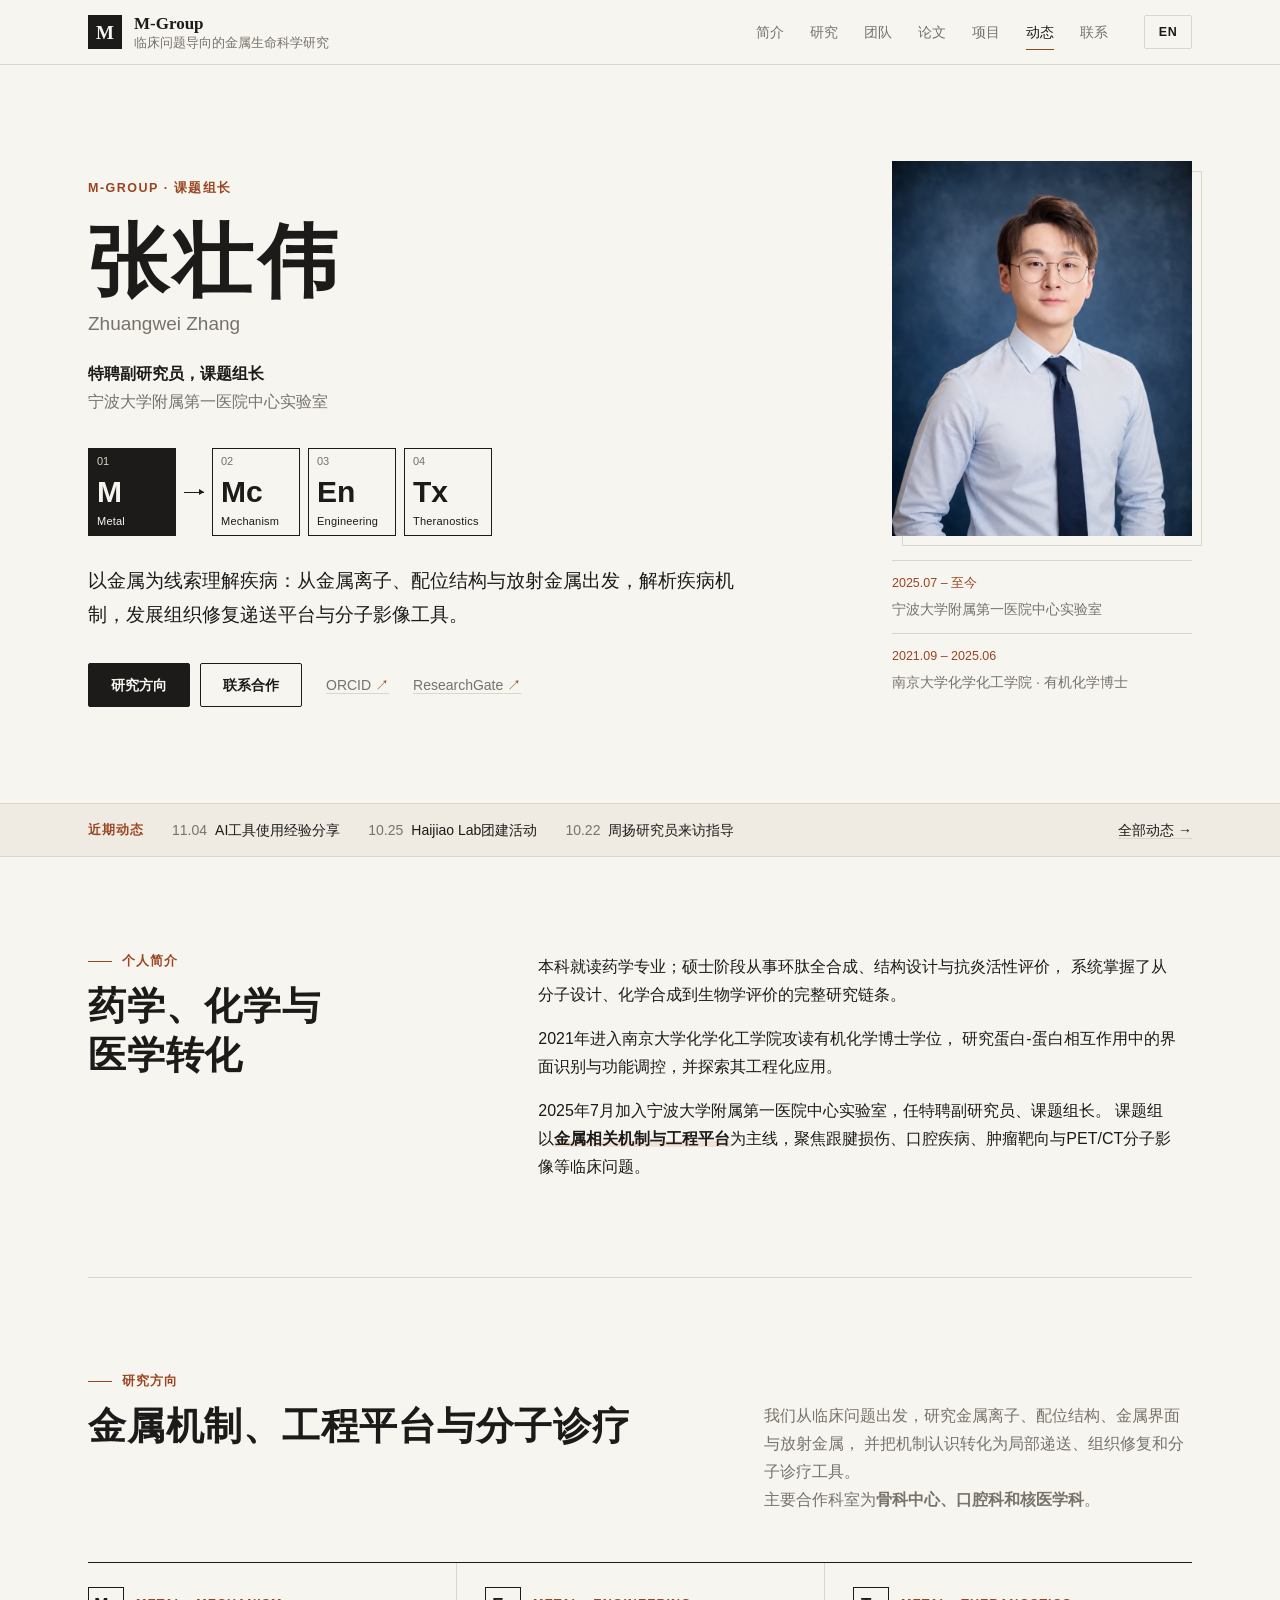
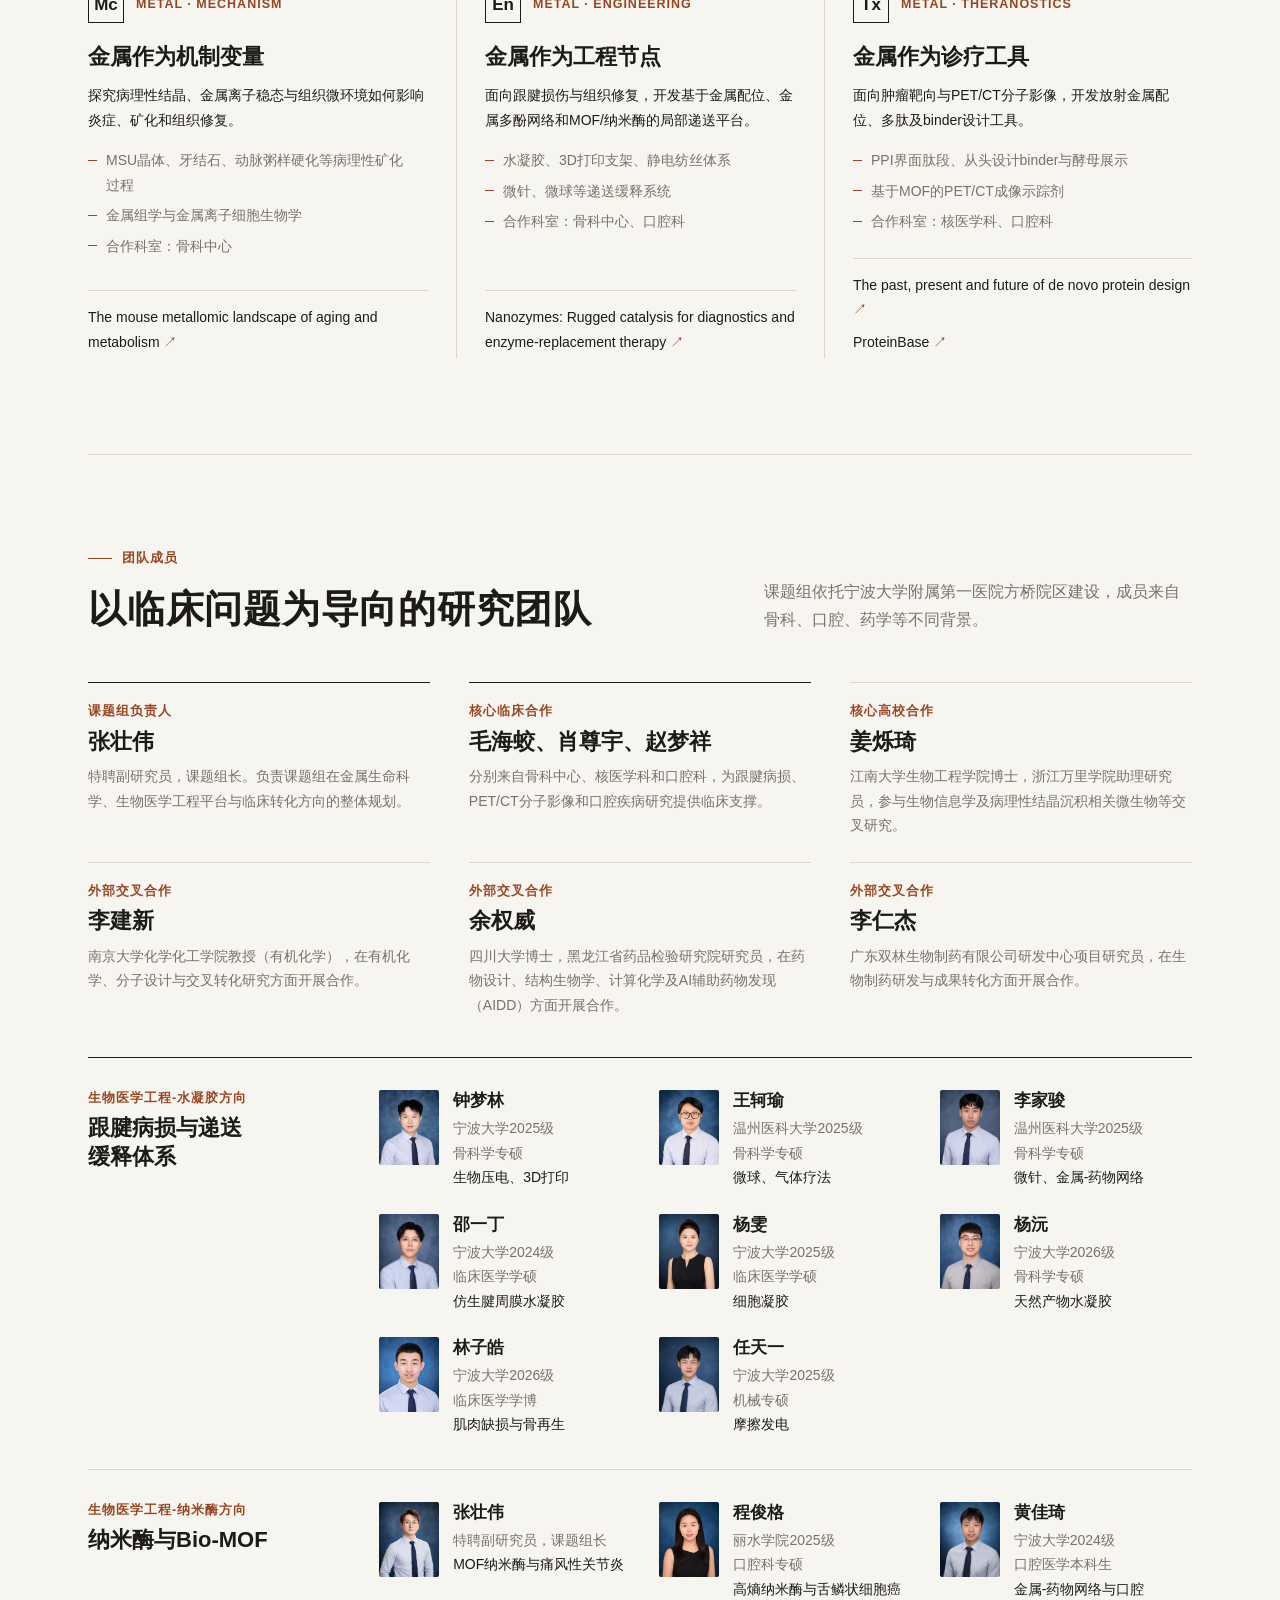
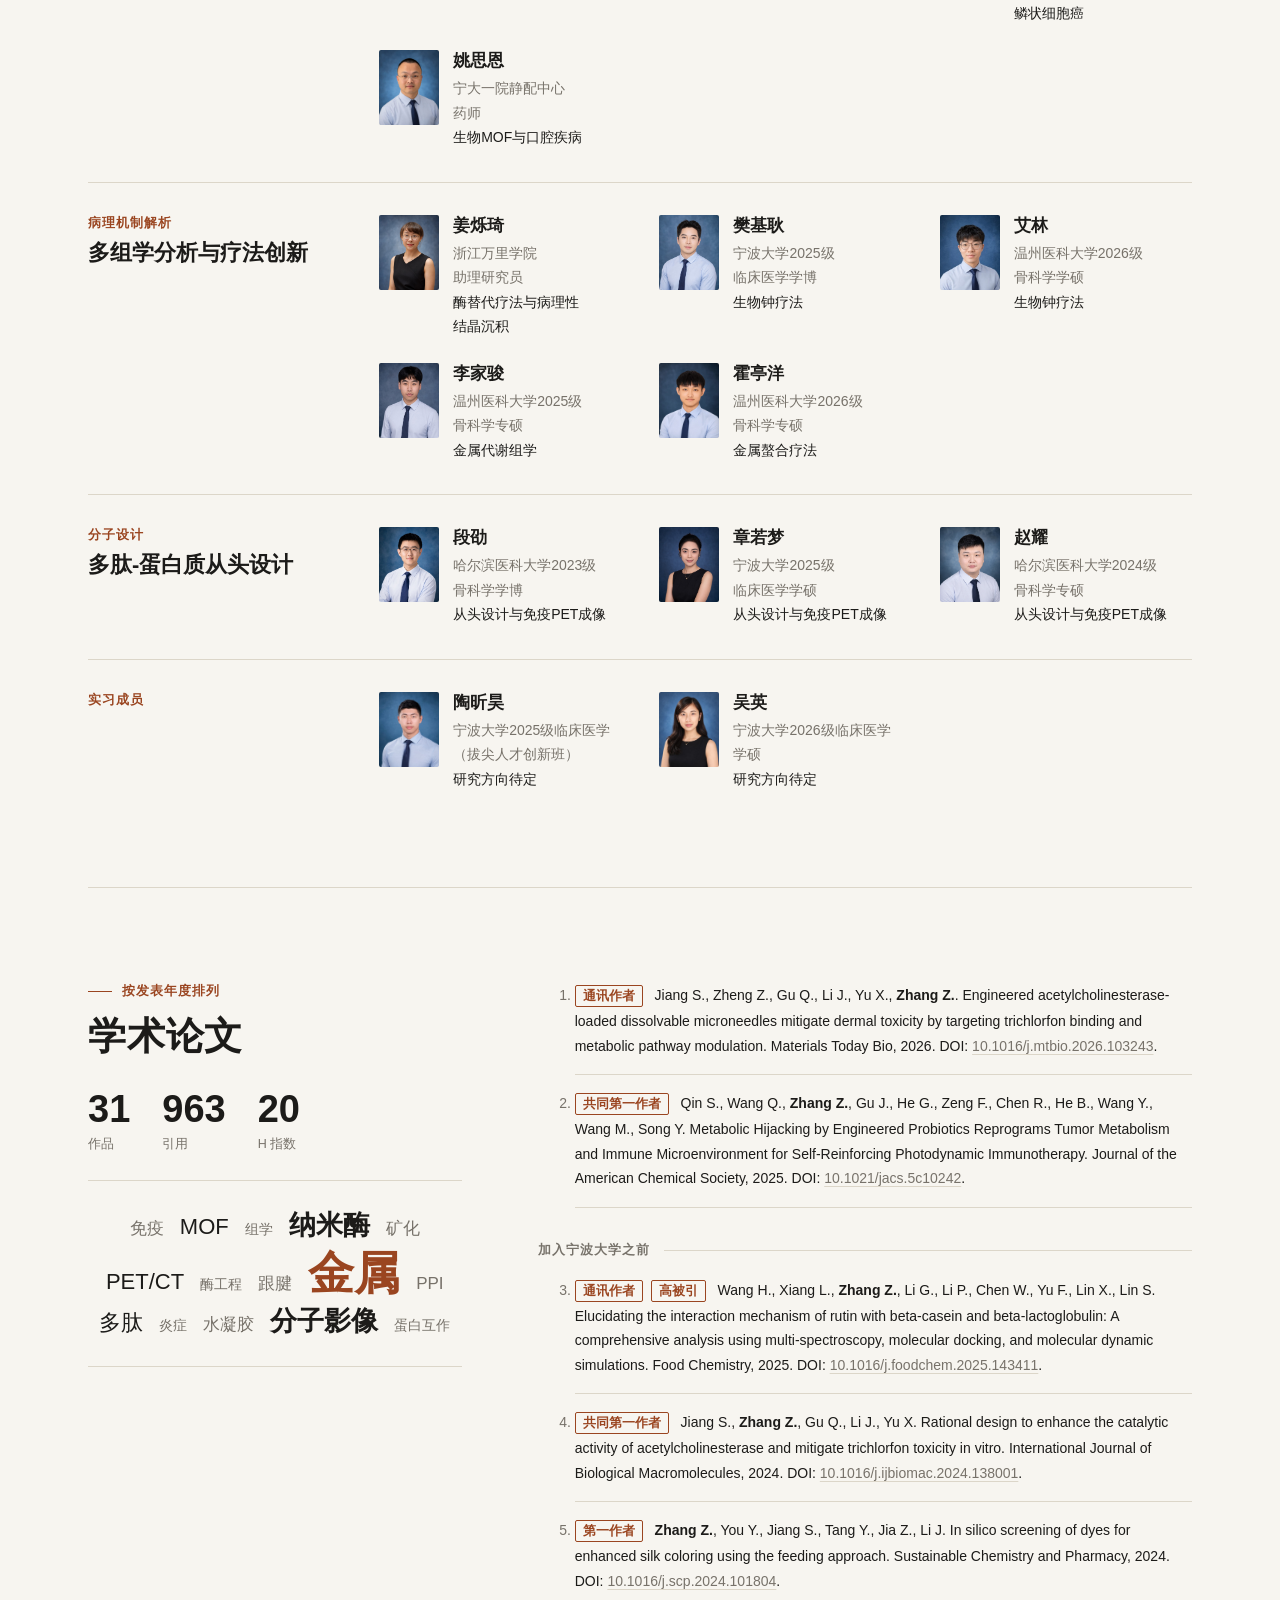
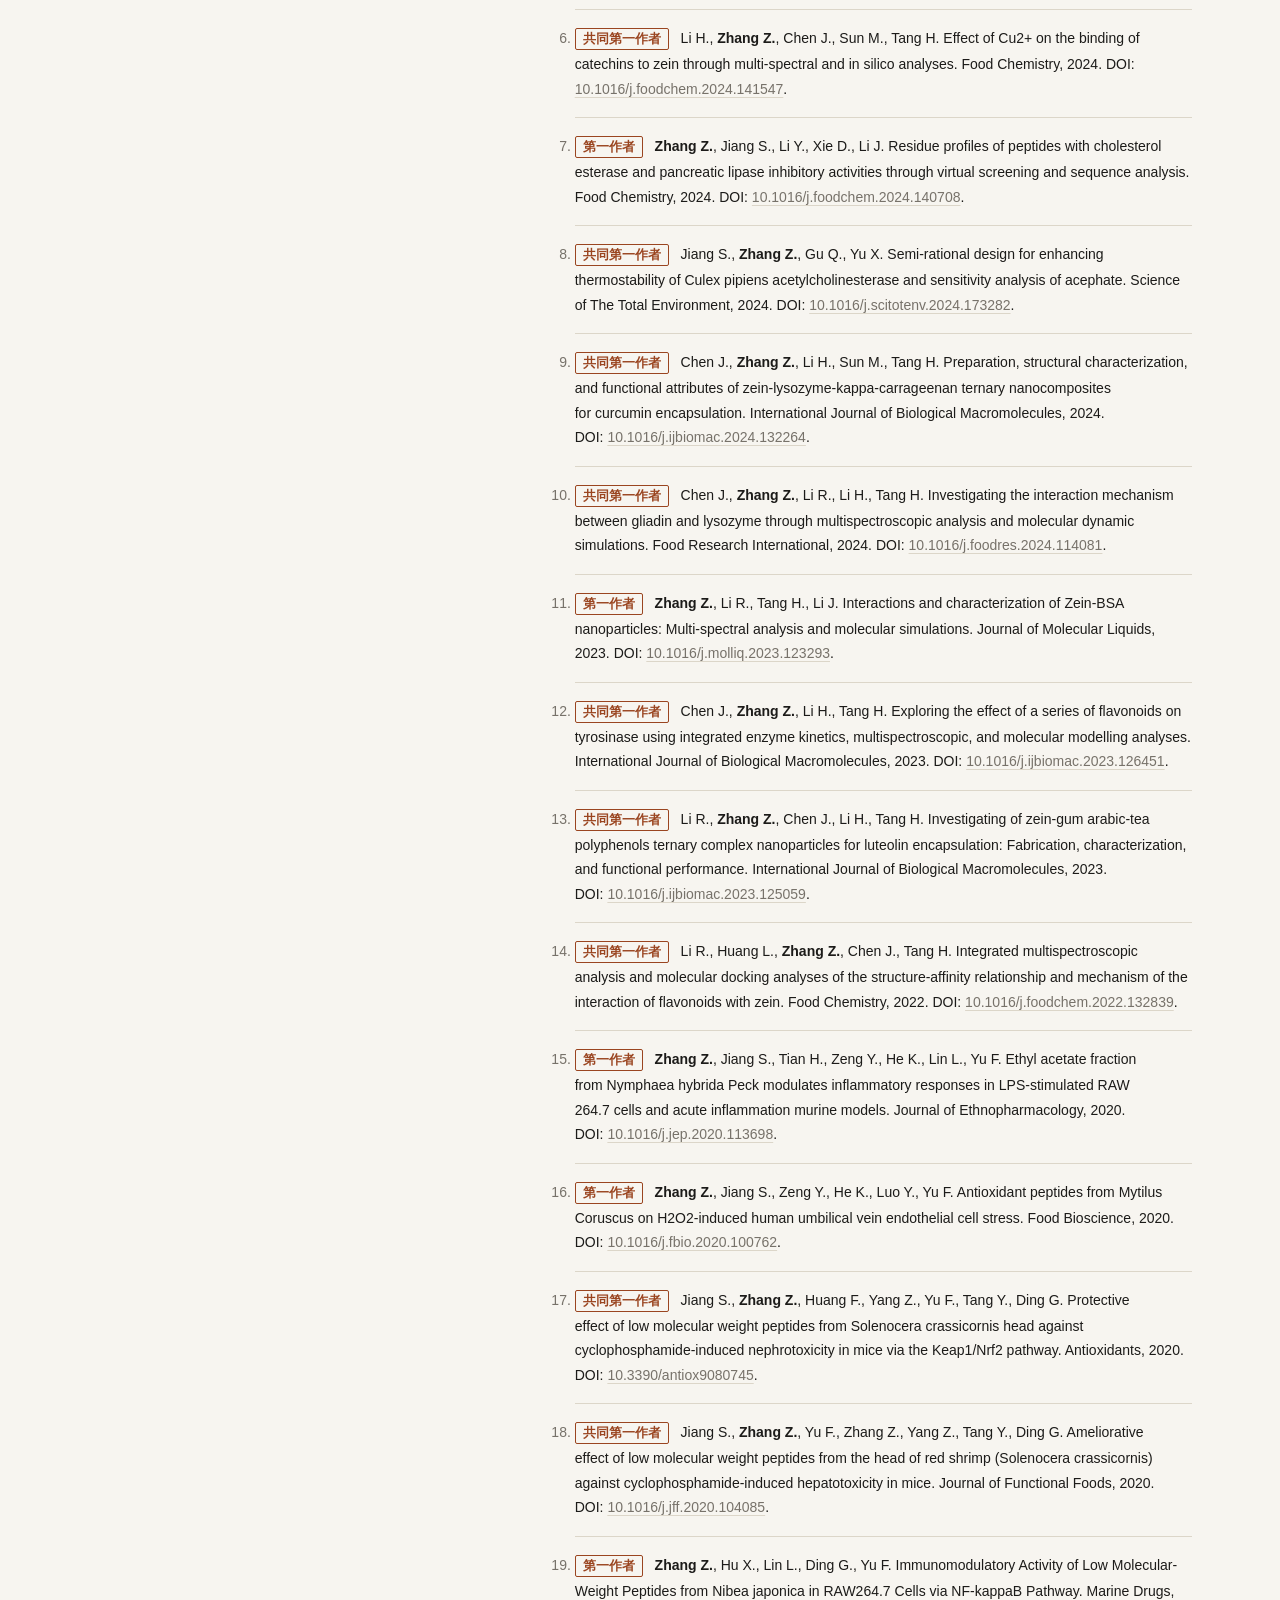
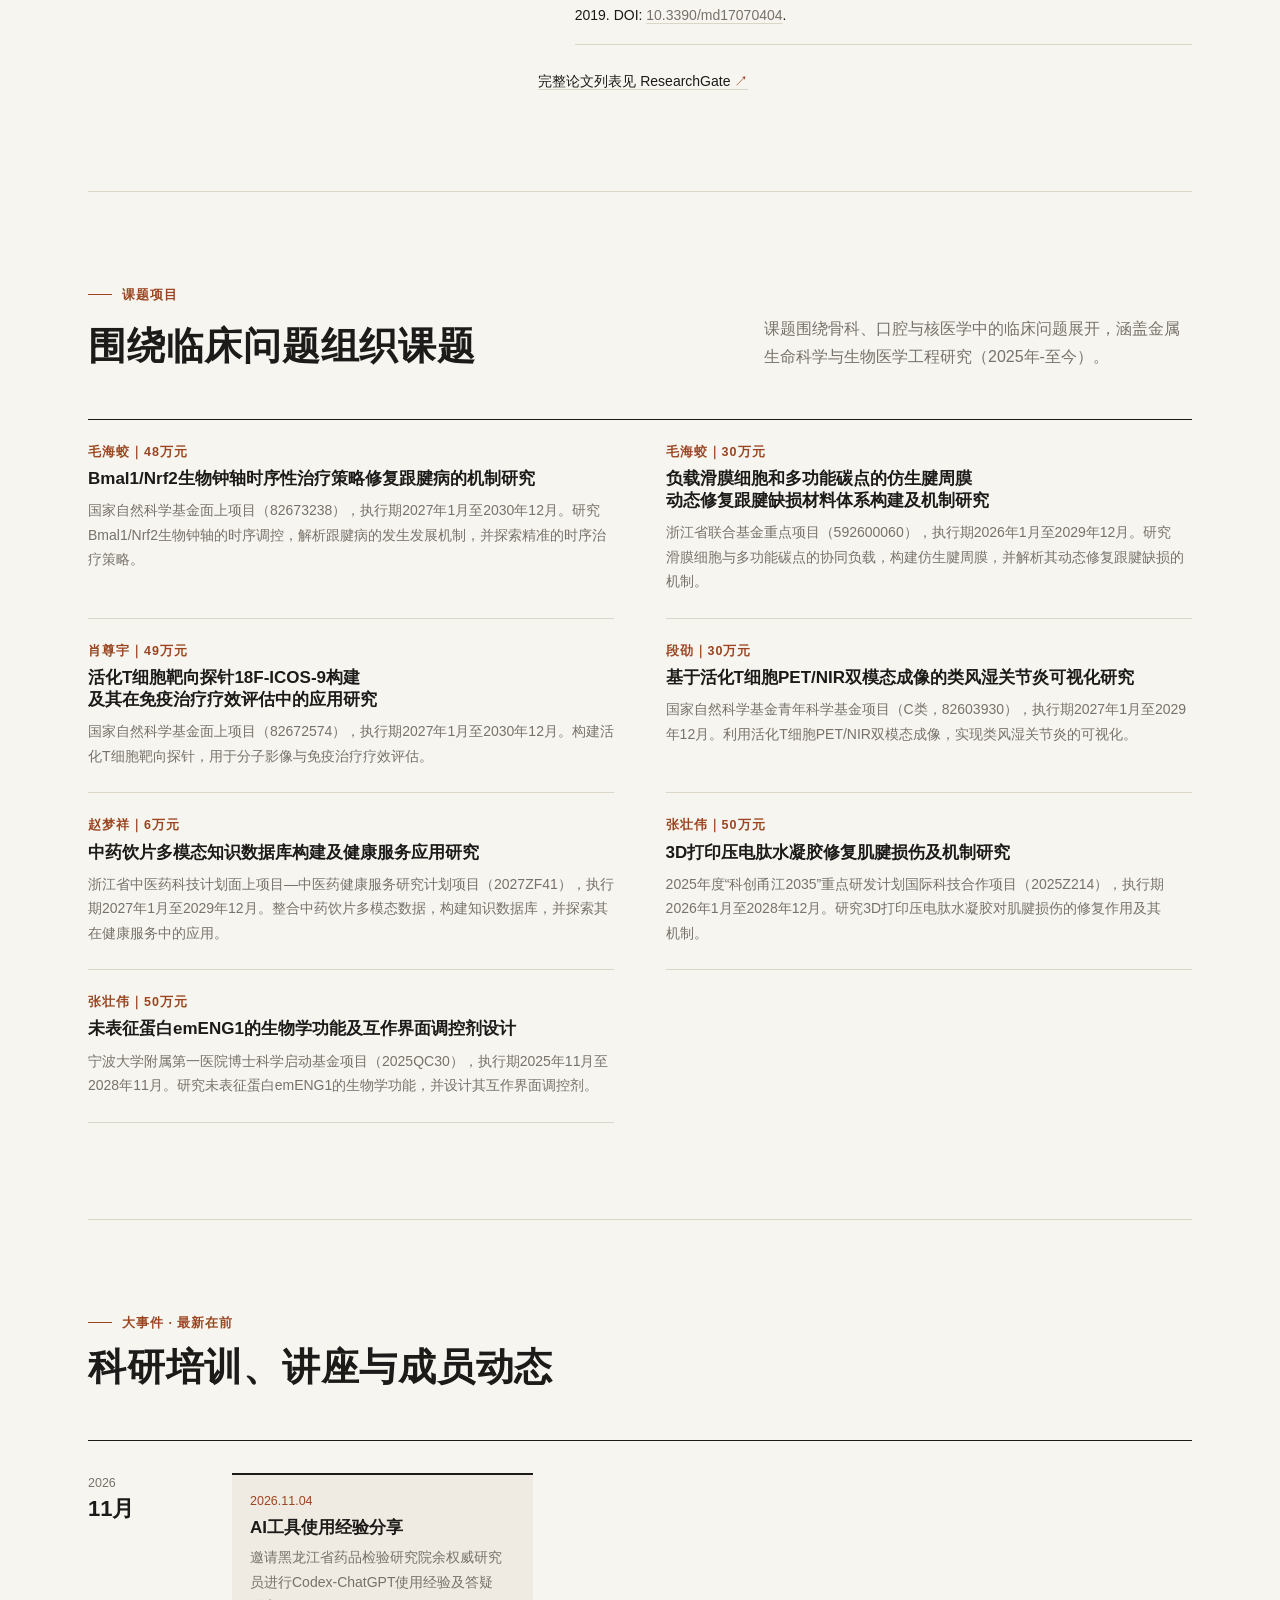
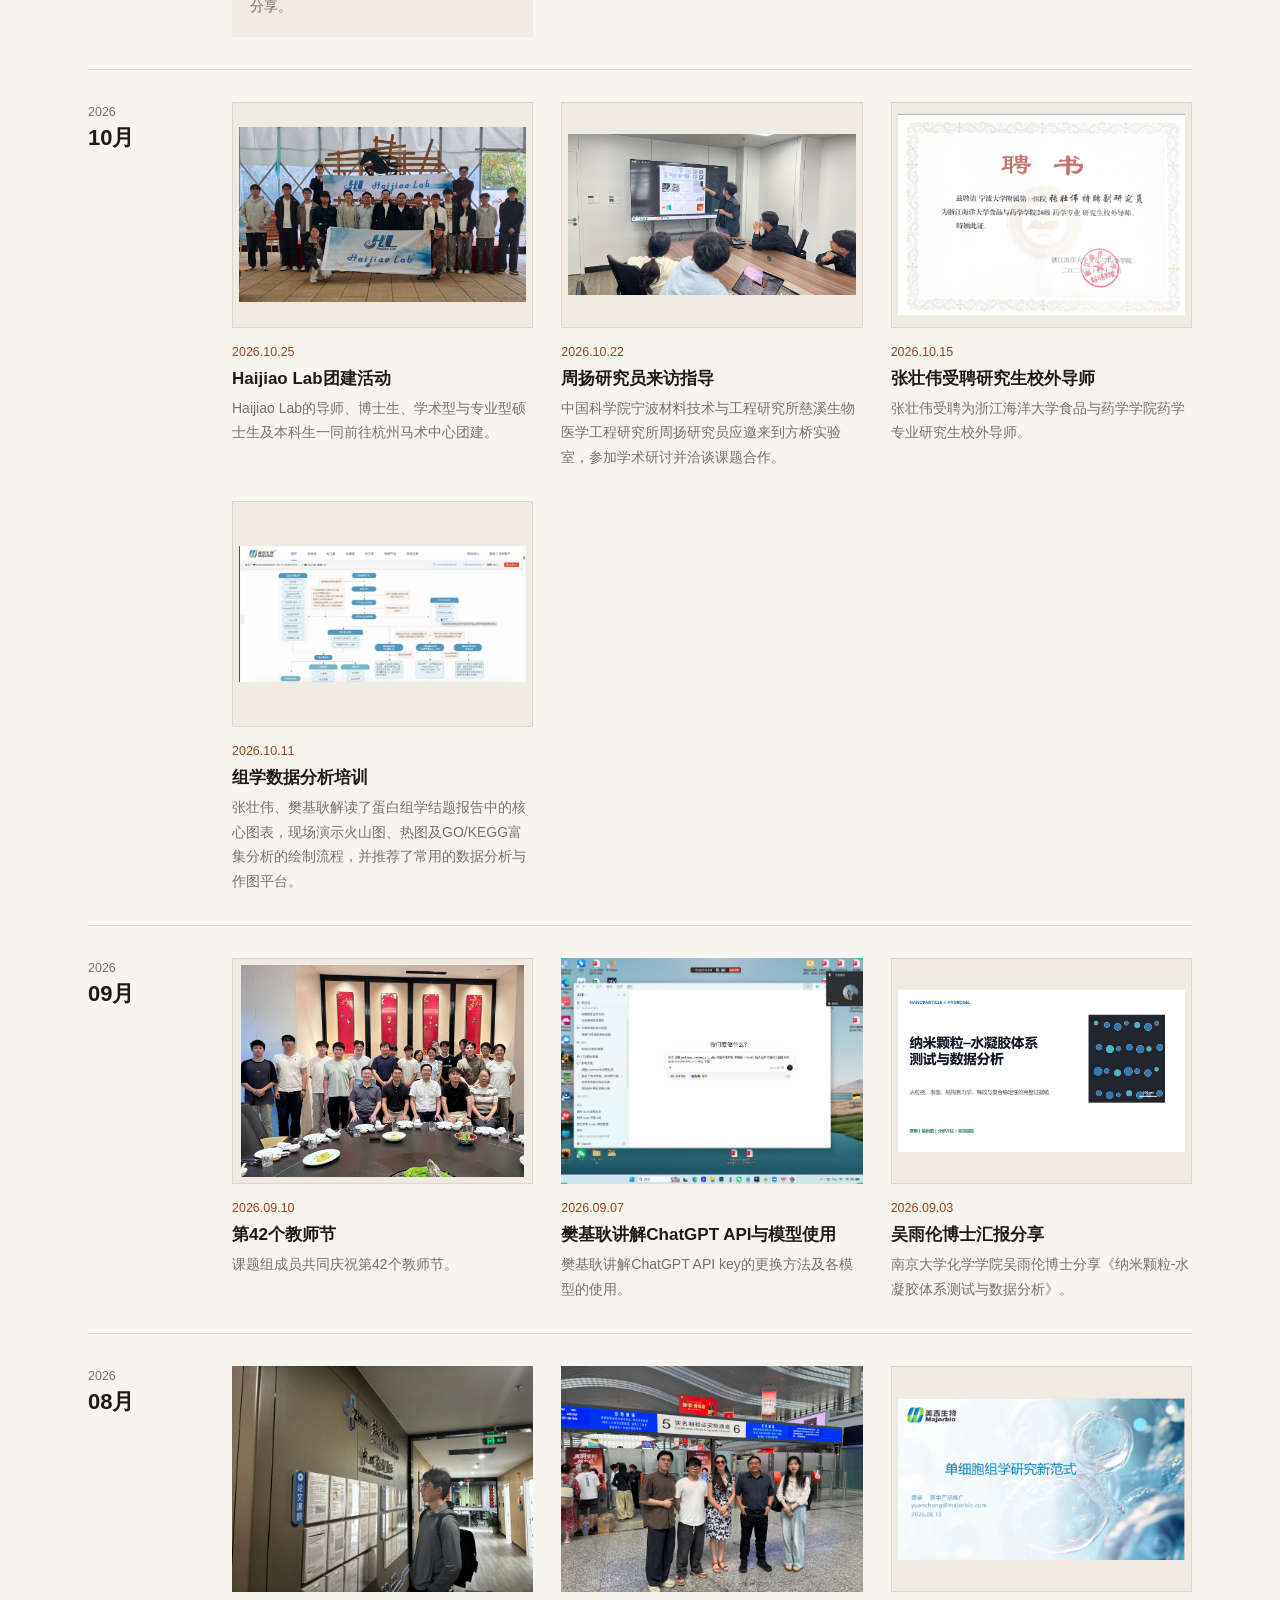
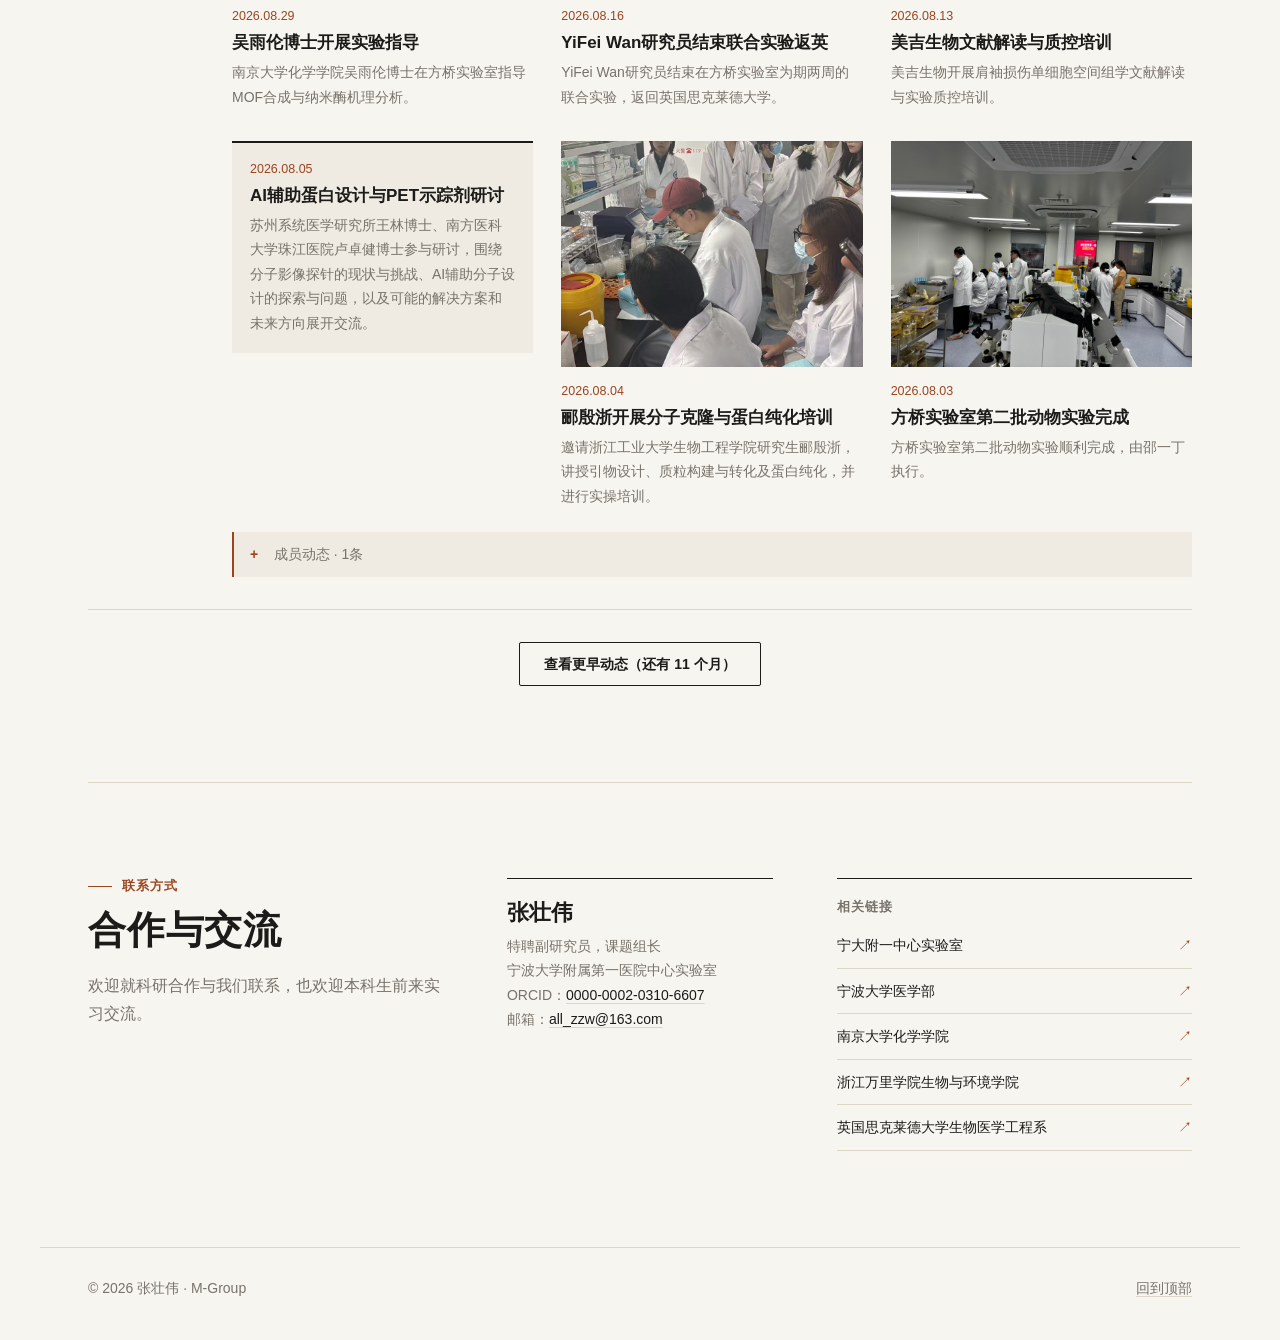
<file: index.html>
<!doctype html>
<html lang="zh-CN" data-current-lang="zh">
  <head>
    <meta name="baidu-site-verification" content="codeva-GXwTqaLGfk" />
    <meta charset="utf-8" />
    <meta name="viewport" content="width=device-width, initial-scale=1" />
    <title>张壮伟 | M-Group | 临床问题导向的金属生命科学研究</title>
    <meta
      name="description"
      content="张壮伟（Zhuangwei Zhang），宁波大学附属第一医院中心实验室特聘副研究员、课题组长。M-Group聚焦临床问题导向的金属生命科学研究，连接疾病机制、生物医学工程与分子诊疗。"
    />
    <meta name="keywords" content="张壮伟,Zhuangwei Zhang,M-Group,金属生命科学,生物医学工程,分子诊疗,PET/CT分子影像,MOF,纳米酶" />
    <meta name="robots" content="index, follow" />
    <link rel="canonical" href="https://allzzw.github.io/M-Group-websites/" />
    <meta property="og:type" content="website" />
    <meta property="og:title" content="张壮伟 | M-Group" />
    <meta property="og:description" content="张壮伟，宁波大学附属第一医院中心实验室特聘副研究员、课题组长。M-Group聚焦临床问题导向的金属生命科学研究。" />
    <meta property="og:url" content="https://allzzw.github.io/M-Group-websites/" />
    <meta property="og:site_name" content="M-Group" />
    <meta name="twitter:card" content="summary" />
    <link rel="icon" href="favicon.svg?v=20261030a" type="image/svg+xml" />
    <link rel="shortcut icon" href="favicon.svg?v=20261030a" type="image/svg+xml" />
    <link rel="mask-icon" href="assets/mask-icon.svg?v=20261030a" color="#1c1b19" />
    <link rel="stylesheet" href="styles.css?v=20261030d" />
    <script type="application/ld+json">
      {
        "@context": "https://schema.org",
        "@graph": [
          {
            "@type": "Person",
            "@id": "https://allzzw.github.io/M-Group-websites/#zhuangwei-zhang",
            "name": "张壮伟",
            "alternateName": ["Zhuangwei Zhang", "Zhang Zhuangwei"],
            "jobTitle": "特聘副研究员，课题组长",
            "worksFor": {
              "@type": "Organization",
              "name": "宁波大学附属第一医院中心实验室",
              "alternateName": "Central Laboratory, The First Affiliated Hospital of Ningbo University"
            },
            "affiliation": {
              "@type": "Organization",
              "name": "M-Group"
            },
            "url": "https://allzzw.github.io/M-Group-websites/",
            "sameAs": [
              "https://www.researchgate.net/profile/Zhuangwei-Zhang/publications",
              "https://orcid.org/0000-0002-0310-6607",
              "https://github.com/Allzzw/M-Group-websites"
            ],
            "knowsAbout": [
              "金属生命科学",
              "生物医学工程",
              "分子诊疗",
              "PET/CT分子影像",
              "MOF",
              "纳米酶"
            ]
          },
          {
            "@type": "WebSite",
            "@id": "https://allzzw.github.io/M-Group-websites/#website",
            "name": "M-Group",
            "url": "https://allzzw.github.io/M-Group-websites/",
            "inLanguage": ["zh-CN", "en"]
          },
          {
            "@type": "WebPage",
            "@id": "https://allzzw.github.io/M-Group-websites/#webpage",
            "url": "https://allzzw.github.io/M-Group-websites/",
            "name": "张壮伟 | M-Group",
            "isPartOf": {
              "@id": "https://allzzw.github.io/M-Group-websites/#website"
            },
            "about": {
              "@id": "https://allzzw.github.io/M-Group-websites/#zhuangwei-zhang"
            },
            "inLanguage": "zh-CN"
          }
        ]
      }
    </script>
  </head>
  <body>
    <header class="site-header">
      <div class="header-inner">
        <a class="brand" href="#top" aria-label="M-Group">
          <span class="brand-mark" aria-hidden="true">M</span>
          <span class="brand-text">
            <strong>M-Group</strong>
            <small data-lang="zh">临床问题导向的金属生命科学研究</small>
            <small data-lang="en">Clinical problem-driven metal life science</small>
          </span>
        </a>

        <nav class="nav" id="site-nav" aria-label="页面导航">
          <a href="#about"><span data-lang="zh">简介</span><span data-lang="en">About</span></a>
          <a href="#research"><span data-lang="zh">研究</span><span data-lang="en">Research</span></a>
          <a href="#team"><span data-lang="zh">团队</span><span data-lang="en">Team</span></a>
          <a href="#papers"><span data-lang="zh">论文</span><span data-lang="en">Publications</span></a>
          <a href="#projects"><span data-lang="zh">项目</span><span data-lang="en">Projects</span></a>
          <a href="#events"><span data-lang="zh">动态</span><span data-lang="en">News</span></a>
          <a href="#contact"><span data-lang="zh">联系</span><span data-lang="en">Contact</span></a>
        </nav>

        <div class="header-actions">
          <button
            class="language-switcher"
            type="button"
            data-lang-toggle
            data-label-zh="EN"
            data-label-en="中文"
          >
            EN
          </button>
          <button class="menu-toggle" type="button" aria-controls="site-nav" aria-expanded="false" aria-label="菜单">
            <span></span><span></span>
          </button>
        </div>
      </div>
    </header>

    <main id="top">
      <section class="hero">
        <div class="hero-copy">
          <p class="hero-eyebrow">
            <span data-lang="zh">M-Group · 课题组长</span>
            <span data-lang="en">M-Group · Principal Investigator</span>
          </p>
          <h1>
            <span data-lang="zh">张壮伟</span>
            <span data-lang="en">Zhuangwei Zhang</span>
          </h1>
          <p class="hero-alt-name">
            <span data-lang="zh">Zhuangwei Zhang</span>
            <span data-lang="en">张壮伟</span>
          </p>

          <p class="role">
            <span data-lang="zh">特聘副研究员，课题组长</span>
            <span data-lang="en">Distinguished Associate Research Fellow, PI</span>
          </p>
          <p class="institution">
            <span data-lang="zh">宁波大学附属第一医院中心实验室</span>
            <span data-lang="en">Central Laboratory, The First Affiliated Hospital of Ningbo University</span>
          </p>

          <div class="element-map" role="img" aria-label="Metal: Mechanism, Engineering, Theranostics">
            <span class="el el-core"><small>01</small><b>M</b><em>Metal</em></span>
            <span class="el-link" aria-hidden="true"></span>
            <span class="el"><small>02</small><b>Mc</b><em>Mechanism</em></span>
            <span class="el"><small>03</small><b>En</b><em>Engineering</em></span>
            <span class="el"><small>04</small><b>Tx</b><em>Theranostics</em></span>
          </div>

          <p class="hero-statement" data-lang="zh">
            以金属为线索理解疾病：从金属离子、配位结构与放射金属出发，解析疾病机制，发展组织修复递送平台与分子影像工具。
          </p>
          <p class="hero-statement" data-lang="en">
            Metals are our lens on disease. Starting from metal ions, coordination structures,
            and radiometals, we work out disease mechanisms and build delivery platforms for
            tissue repair and tools for molecular imaging.
          </p>

          <div class="hero-actions">
            <a class="button primary" href="#research"><span data-lang="zh">研究方向</span><span data-lang="en">Research</span></a>
            <a class="button secondary" href="#contact"><span data-lang="zh">联系合作</span><span data-lang="en">Get in touch</span></a>
            <a class="hero-link" href="https://orcid.org/0000-0002-0310-6607" target="_blank" rel="noreferrer">ORCID</a>
            <a class="hero-link" href="https://www.researchgate.net/profile/Zhuangwei-Zhang/publications" target="_blank" rel="noreferrer">ResearchGate</a>
          </div>
        </div>

        <aside class="hero-side" aria-label="简历概览">
          <figure class="portrait">
            <img src="assets/member-07.jpeg" alt="张壮伟 Zhuangwei Zhang" width="390" height="487" />
          </figure>
          <dl class="quick-facts">
            <div>
              <dt><span data-lang="zh">2025.07 – 至今</span><span data-lang="en">2025.07 – now</span></dt>
              <dd><span data-lang="zh">宁波大学附属第一医院中心实验室</span><span data-lang="en">Central Laboratory, First Affiliated Hospital of Ningbo University</span></dd>
            </div>
            <div>
              <dt>2021.09 – 2025.06</dt>
              <dd><span data-lang="zh">南京大学化学化工学院 · 有机化学博士</span><span data-lang="en">Ph.D. in Organic Chemistry, Nanjing University</span></dd>
            </div>
          </dl>
        </aside>
      </section>

      <section class="recent-updates" aria-label="近期动态">
        <div class="recent-updates-inner">
          <p class="recent-updates-label" data-lang="zh">近期动态</p>
          <p class="recent-updates-label" data-lang="en">Recent updates</p>
          <ul class="recent-update-list" data-lang="zh">
            <li><time>11.04</time><a href="#event-2026-11-04">AI工具使用经验分享</a></li>
            <li><time>10.25</time><a href="#event-2026-10-25">Haijiao Lab团建活动</a></li>
            <li><time>10.22</time><a href="#event-2026-10-22">周扬研究员来访指导</a></li>
          </ul>
          <ul class="recent-update-list" data-lang="en">
            <li><time>Nov 4</time><a href="#event-2026-11-04">AI tools: experience sharing and Q&amp;A</a></li>
            <li><time>Oct 25</time><a href="#event-2026-10-25">Haijiao Lab team-building outing</a></li>
            <li><time>Oct 22</time><a href="#event-2026-10-22">Visit by Prof. Yang Zhou</a></li>
          </ul>
          <a class="recent-updates-link" href="#events" data-lang="zh">全部动态</a>
          <a class="recent-updates-link" href="#events" data-lang="en">All events</a>
        </div>
      </section>

      <section id="about" class="section two-column">
        <div>
          <p class="section-kicker" data-lang="zh">个人简介</p>
          <p class="section-kicker" data-lang="en">About</p>
          <h2 data-lang="zh"><span class="nw">药学、</span><span class="nw">化学与</span><br /><span class="nw">医学转化</span></h2>
          <h2 data-lang="en">Pharmacy, chemistry, and clinical translation</h2>
        </div>
        <div class="prose" data-lang="zh">
          <p>
            本科就读药学专业；硕士阶段从事环肽全合成、结构设计与抗炎活性评价，
            系统掌握了从分子设计、化学合成到生物学评价的完整研究链条。
          </p>
          <p>
            2021年进入南京大学化学化工学院攻读有机化学博士学位，
            研究蛋白-蛋白相互作用中的界面识别与功能调控，并探索其工程化应用。
          </p>
          <p>
            2025年7月加入宁波大学附属第一医院中心实验室，任特聘副研究员、课题组长。
            课题组以<strong>金属相关机制与工程平台</strong>为主线，聚焦跟腱损伤、口腔疾病、肿瘤靶向与PET/CT分子影像等临床问题。
          </p>
        </div>
        <div class="prose" data-lang="en">
          <p>
            I trained in pharmacy as an undergraduate. My master's research covered the
            total synthesis, structural design, and anti-inflammatory evaluation of cyclic
            peptides, which gave me end-to-end training from molecular design and synthesis
            to biological assessment.
          </p>
          <p>
            In 2021 I began a Ph.D. in organic chemistry at Nanjing University, studying
            interface recognition and functional regulation in protein-protein interactions
            and exploring how they can be engineered.
          </p>
          <p>
            Since July 2025 I have been a Distinguished Associate Research Fellow and
            independent PI at the Central Laboratory of The First Affiliated Hospital of
            Ningbo University. Built around <strong>metal-centered mechanisms and engineering platforms</strong>,
            the group works on tendon injury, oral disease,
            cancer targeting, and PET/CT molecular imaging.
          </p>
        </div>
      </section>

      <section id="research" class="section">
        <div class="section-heading">
          <p class="section-kicker" data-lang="zh">研究方向</p>
          <p class="section-kicker" data-lang="en">Research</p>
          <h2 data-lang="zh"><span class="nw">金属机制、</span><span class="nw">工程平台</span><span class="nw">与分子诊疗</span></h2>
          <h2 data-lang="en">Metal mechanisms, engineering, and theranostics</h2>
          <p data-lang="zh">
            我们从临床问题出发，研究金属离子、配位结构、金属界面与放射金属，
            并把机制认识转化为局部递送、组织修复和分子诊疗工具。<br />
            主要合作科室为<strong>骨科中心、口腔科和核医学科</strong>。
          </p>
          <p data-lang="en">
            Starting from clinical questions, we study metal ions, coordination structures,
            metal interfaces, and radiometals, and turn what we learn into tools for local
            delivery, tissue repair, and molecular theranostics.<br />
            Our main clinical partners are
            <strong>orthopedics, stomatology, and nuclear medicine</strong>.
          </p>
        </div>

        <div class="research-grid">
          <article class="research-card">
            <span class="card-index"><span class="el el-mini" aria-hidden="true"><b>Mc</b></span><span class="card-word">Metal · Mechanism</span></span>
            <h3 data-lang="zh">金属作为机制变量</h3>
            <h3 data-lang="en">Metals as mechanistic variables</h3>
            <p data-lang="zh">
              探究病理性结晶、金属离子稳态与组织微环境如何影响炎症、矿化和组织修复。
            </p>
            <p data-lang="en">
              How do pathological crystals, metal-ion homeostasis, and the tissue
              microenvironment shape inflammation, mineralization, and repair?
            </p>
            <ul data-lang="zh">
              <li>MSU晶体、牙结石、动脉粥样硬化等病理性矿化过程</li>
              <li>金属组学与金属离子细胞生物学</li>
              <li>合作科室：骨科中心</li>
            </ul>
            <ul data-lang="en">
              <li>Pathological mineralization, including MSU crystals, dental calculus, and atherosclerosis</li>
              <li>Metallomics and metal-ion cell biology</li>
              <li>Clinical partner: Orthopedics Center</li>
            </ul>
            <a class="research-reading" href="https://doi.org/10.1038/s41467-022-28060-x" target="_blank" rel="noreferrer">The mouse metallomic landscape of aging and metabolism</a>
          </article>

          <article class="research-card">
            <span class="card-index"><span class="el el-mini" aria-hidden="true"><b>En</b></span><span class="card-word">Metal · Engineering</span></span>
            <h3 data-lang="zh">金属作为工程节点</h3>
            <h3 data-lang="en">Metals as engineering nodes</h3>
            <p data-lang="zh">
              面向跟腱损伤与组织修复，开发基于金属配位、金属多酚网络和MOF/纳米酶的局部递送平台。
            </p>
            <p data-lang="en">
              Injectable and local delivery platforms built on metal coordination,
              metal-phenolic networks, MOFs, and nanozymes, aimed at tendon injury and tissue repair.
            </p>
            <ul data-lang="zh">
              <li>水凝胶、3D打印支架、静电纺丝体系</li>
              <li>微针、微球等递送缓释系统</li>
              <li>合作科室：骨科中心、口腔科</li>
            </ul>
            <ul data-lang="en">
              <li>Hydrogels, 3D-printed scaffolds, and electrospun fibers</li>
              <li>Microneedle- and microsphere-based sustained delivery systems</li>
              <li>Clinical partners: Orthopedics Center, Stomatology</li>
            </ul>
            <a class="research-reading" href="https://www.cas.org/resources/cas-insights/nanozymes-rugged-catalysis-for-diagnostics-and-enzyme-replacement-therapy" target="_blank" rel="noreferrer">Nanozymes: Rugged catalysis for diagnostics and enzyme-replacement therapy</a>
          </article>

          <article class="research-card">
            <span class="card-index"><span class="el el-mini" aria-hidden="true"><b>Tx</b></span><span class="card-word">Metal · Theranostics</span></span>
            <h3 data-lang="zh">金属作为诊疗工具</h3>
            <h3 data-lang="en">Metals as theranostic tools</h3>
            <p data-lang="zh">
              面向肿瘤靶向与PET/CT分子影像，开发放射金属配位、多肽及binder设计工具。
            </p>
            <p data-lang="en">
              Radiometal chemistry, metal coordination, and binder design, developed into
              tools for cancer targeting and PET/CT molecular imaging.
            </p>
            <ul data-lang="zh">
              <li>PPI界面肽段、从头设计binder与酵母展示</li>
              <li>基于MOF的PET/CT成像示踪剂</li>
              <li>合作科室：核医学科、口腔科</li>
            </ul>
            <ul data-lang="en">
              <li>PPI-interface peptides, de novo binder design, and yeast display</li>
              <li>MOF-based PET/CT imaging probes</li>
              <li>Clinical partners: Nuclear Medicine, Stomatology</li>
            </ul>
            <a class="research-reading" href="https://doi.org/10.1038/s41586-026-10328-7" target="_blank" rel="noreferrer">The past, present and future of de novo protein design</a>
            <a class="research-reading" href="https://proteinbase.com/" target="_blank" rel="noreferrer">ProteinBase</a>
          </article>
        </div>
      </section>

      <section id="team" class="section team-section">
        <div class="section-heading">
          <p class="section-kicker" data-lang="zh">团队成员</p>
          <p class="section-kicker" data-lang="en">Team</p>
          <h2 data-lang="zh"><span class="nw">以临床问题为导向的</span><span class="nw">研究团队</span></h2>
          <h2 data-lang="en">A growing team built around clinical questions</h2>
          <p data-lang="zh">
            课题组依托宁波大学附属第一医院方桥院区建设，成员来自骨科、口腔、药学等不同背景。
          </p>
          <p data-lang="en">
            The group is based at the Fangqiao Campus of The First Affiliated Hospital of
            Ningbo University, with members from backgrounds including orthopedics,
            stomatology, and pharmacy.
          </p>
        </div>

        <div class="team-grid">
          <article class="team-card lead">
            <span class="status-label" data-lang="zh">课题组负责人</span>
            <span class="status-label" data-lang="en">Principal Investigator</span>
            <h3 data-lang="zh">张壮伟</h3>
            <h3 data-lang="en">Zhuangwei Zhang</h3>
            <p data-lang="zh">特聘副研究员，课题组长。负责课题组在金属生命科学、生物医学工程平台与临床转化方向的整体规划。</p>
            <p data-lang="en">Distinguished Associate Research Fellow and PI. Sets the group&rsquo;s direction in metallobiology, biomedical engineering platforms, and clinical translation.</p>
          </article>

          <article class="team-card lead">
            <span class="status-label" data-lang="zh">核心临床合作</span>
            <span class="status-label" data-lang="en">Core clinical collaborators</span>
            <h3 data-lang="zh">毛海蛟、肖尊宇、赵梦祥</h3>
            <h3 data-lang="en">Haijiao Mao, Zunyu Xiao, Mengxiang Zhao</h3>
            <p data-lang="zh">分别来自骨科中心、核医学科和口腔科，为跟腱病损、PET/CT分子影像和口腔疾病研究提供临床支撑。</p>
          <p data-lang="en">Clinicians from orthopedics, nuclear medicine, and stomatology who anchor the group&rsquo;s work on tendon disease, PET/CT imaging, and oral disease.</p>
          </article>

          <article class="team-card">
            <span class="status-label" data-lang="zh">核心高校合作</span>
            <span class="status-label" data-lang="en">Core university collaborator</span>
            <h3 data-lang="zh">姜烁琦</h3>
            <h3 data-lang="en">Shuoqi Jiang</h3>
            <p data-lang="zh">江南大学生物工程学院博士，浙江万里学院助理研究员，参与生物信息学及病理性结晶沉积相关微生物等交叉研究。</p>
            <p data-lang="en">Ph.D., School of Biotechnology, Jiangnan University; Assistant Research Fellow at Zhejiang Wanli University. Works with the group on bioinformatics and on microbes linked to pathological crystal deposition.</p>
          </article>

          <article class="team-card">
            <span class="status-label" data-lang="zh">外部交叉合作</span>
            <span class="status-label" data-lang="en">Interdisciplinary collaborator</span>
            <h3 data-lang="zh">李建新</h3>
            <h3 data-lang="en">Jianxin Li</h3>
            <p data-lang="zh">南京大学化学化工学院教授（有机化学），在有机化学、分子设计与交叉转化研究方面开展合作。</p>
            <p data-lang="en">Professor of Organic Chemistry, School of Chemistry and Chemical Engineering, Nanjing University. Collaborates on organic chemistry, molecular design, and interdisciplinary translation.</p>
          </article>

          <article class="team-card">
            <span class="status-label" data-lang="zh">外部交叉合作</span>
            <span class="status-label" data-lang="en">Interdisciplinary collaborator</span>
            <h3 data-lang="zh">余权威</h3>
            <h3 data-lang="en">Quanwei Yu</h3>
            <p data-lang="zh">四川大学博士，黑龙江省药品检验研究院研究员，在药物设计、结构生物学、计算化学及AI辅助药物发现（AIDD）方面开展合作。</p>
            <p data-lang="en">Ph.D., Sichuan University; Research Fellow at the Heilongjiang Institute for Drug Control. Collaborates on drug design, structural biology, computational chemistry, and AI-driven drug discovery (AIDD).</p>
          </article>

          <article class="team-card">
            <span class="status-label" data-lang="zh">外部交叉合作</span>
            <span class="status-label" data-lang="en">Interdisciplinary collaborator</span>
            <h3 data-lang="zh">李仁杰</h3>
            <h3 data-lang="en">Renjie Li</h3>
            <p data-lang="zh">广东双林生物制药有限公司研发中心项目研究员，在生物制药研发与成果转化方面开展合作。</p>
            <p data-lang="en">Project Researcher, R&amp;D Center, Guangdong Shuanglin Bio-Pharmacy Co., Ltd. Collaborates on biopharmaceutical R&amp;D and translation.</p>
          </article>

          <section class="team-group">
            <div>
              <span class="status-label" data-lang="zh">生物医学工程-水凝胶方向</span>
              <span class="status-label" data-lang="en">Biomedical engineering: hydrogels</span>
              <h3 data-lang="zh">跟腱病损与递送缓释体系</h3>
              <h3 data-lang="en">Tendon disease and sustained delivery systems</h3>
            </div>
            <div class="member-list">
              <div class="member"><img loading="lazy" src="assets/member-01.jpeg" alt="钟梦林" /><div><strong data-lang="zh">钟梦林</strong><strong data-lang="en">Menglin Zhong</strong><span data-lang="zh">宁波大学2025级<br />骨科学专硕</span><span data-lang="en">Ningbo University, 2025 cohort<br />Professional master's candidate in Orthopedics</span><span data-lang="zh">生物压电、3D打印</span><span data-lang="en">Biopiezoelectricity and 3D printing</span></div></div>
              <div class="member"><img loading="lazy" src="assets/member-02.jpeg" alt="王轲瑜" /><div><strong data-lang="zh">王轲瑜</strong><strong data-lang="en">Keyu Wang</strong><span data-lang="zh">温州医科大学2025级<br />骨科学专硕</span><span data-lang="en">Wenzhou Medical University, 2025 cohort<br />Professional master's candidate in Orthopedics</span><span data-lang="zh">微球、气体疗法</span><span data-lang="en">Microspheres and gas therapy</span></div></div>
              <div class="member"><img loading="lazy" src="assets/member-03.jpeg" alt="李家骏" /><div><strong data-lang="zh">李家骏</strong><strong data-lang="en">Jiajun Li</strong><span data-lang="zh">温州医科大学2025级<br />骨科学专硕</span><span data-lang="en">Wenzhou Medical University, 2025 cohort<br />Professional master's candidate in Orthopedics</span><span data-lang="zh">微针、金属-药物网络</span><span data-lang="en">Microneedles and metal-drug networks</span></div></div>
              <div class="member"><img loading="lazy" src="assets/member-04.jpeg?v=20260715" alt="邵一丁" /><div><strong data-lang="zh">邵一丁</strong><strong data-lang="en">Yiding Shao</strong><span data-lang="zh">宁波大学2024级<br />临床医学学硕</span><span data-lang="en">Ningbo University, 2024 cohort<br />Research master's candidate in Clinical Medicine</span><span data-lang="zh">仿生腱周膜水凝胶</span><span data-lang="en">Biomimetic peritendinous membrane hydrogels</span></div></div>
              <div class="member"><img loading="lazy" src="assets/member-05.jpeg" alt="杨雯" /><div><strong data-lang="zh">杨雯</strong><strong data-lang="en">Wen Yang</strong><span data-lang="zh">宁波大学2025级<br />临床医学学硕</span><span data-lang="en">Ningbo University, 2025 cohort<br />Research master's candidate in Clinical Medicine</span><span data-lang="zh">细胞凝胶</span><span data-lang="en">Cell gels</span></div></div>
              <div class="member"><img loading="lazy" src="assets/member-18.jpg" alt="杨沅" /><div><strong data-lang="zh">杨沅</strong><strong data-lang="en">Yuan Yang</strong><span data-lang="zh">宁波大学2026级<br />骨科学专硕</span><span data-lang="en">Ningbo University, 2026 cohort<br />Professional master's candidate in Orthopedics</span><span data-lang="zh">天然产物水凝胶</span><span data-lang="en">Natural product hydrogels</span></div></div>
              <div class="member"><img loading="lazy" src="assets/member-23.jpg?v=20260816" alt="林子皓" /><div><strong data-lang="zh">林子皓</strong><strong data-lang="en">Zihao Lin</strong><span data-lang="zh">宁波大学2026级<br />临床医学学博</span><span data-lang="en">Ningbo University, 2026 cohort<br />Ph.D. candidate in Clinical Medicine</span><span data-lang="zh">肌肉缺损与骨再生</span><span data-lang="en">Muscle defects and bone regeneration</span></div></div>
              <div class="member"><img loading="lazy" src="assets/member-06.jpeg" alt="任天一" /><div><strong data-lang="zh">任天一</strong><strong data-lang="en">Tianyi Ren</strong><span data-lang="zh">宁波大学2025级<br />机械专硕</span><span data-lang="en">Ningbo University, 2025 cohort<br />Professional master's candidate in Mechanical Engineering</span><span data-lang="zh">摩擦发电</span><span data-lang="en">Triboelectric power generation</span></div></div>
            </div>
          </section>

          <section class="team-group">
            <div>
              <span class="status-label" data-lang="zh">生物医学工程-纳米酶方向</span>
              <span class="status-label" data-lang="en">Biomedical engineering: nanozymes</span>
              <h3 data-lang="zh">纳米酶与Bio-MOF</h3>
              <h3 data-lang="en">Nanozymes and Bio-MOFs</h3>
            </div>
            <div class="member-list">
              <div class="member"><img loading="lazy" src="assets/member-07.jpeg" alt="张壮伟" /><div><strong data-lang="zh">张壮伟</strong><strong data-lang="en">Zhuangwei Zhang</strong><span data-lang="zh">特聘副研究员，课题组长</span><span data-lang="en">Distinguished Associate Research Fellow, PI</span><span data-lang="zh">MOF纳米酶与痛风性关节炎</span><span data-lang="en">MOF nanozymes for gouty arthritis</span></div></div>
              <div class="member"><img loading="lazy" src="assets/member-10.jpeg" alt="程俊格" /><div><strong data-lang="zh">程俊格</strong><strong data-lang="en">Junge Cheng</strong><span data-lang="zh">丽水学院2025级<br />口腔科专硕</span><span data-lang="en">Lishui University, 2025 cohort<br />Professional master's candidate in Stomatology</span><span data-lang="zh">高熵纳米酶与舌鳞状细胞癌</span><span data-lang="en">High-entropy nanozymes and tongue squamous cell carcinoma</span></div></div>
              <div class="member"><img loading="lazy" src="assets/member-19.jpg" alt="黄佳琦" /><div><strong data-lang="zh">黄佳琦</strong><strong data-lang="en">Jiaqi Huang</strong><span data-lang="zh">宁波大学2024级<br />口腔医学本科生</span><span data-lang="en">Ningbo University, 2024 cohort<br />Undergraduate in Stomatology</span><span data-lang="zh">金属-药物网络与口腔鳞状细胞癌</span><span data-lang="en">Metal-drug networks for oral squamous cell carcinoma</span></div></div>
              <div class="member"><img loading="lazy" src="assets/member-17.jpg" alt="姚思恩" /><div><strong data-lang="zh">姚思恩</strong><strong data-lang="en">Sien Yao</strong><span data-lang="zh">宁大一院静配中心<br />药师</span><span data-lang="en">PIVAS, The First Affiliated Hospital of Ningbo University<br />Pharmacist</span><span data-lang="zh">生物MOF与口腔疾病</span><span data-lang="en">Bio-MOFs for oral disease</span></div></div>
            </div>
          </section>

          <section class="team-group">
            <div>
              <span class="status-label" data-lang="zh">病理机制解析</span>
              <span class="status-label" data-lang="en">Pathological mechanism analysis</span>
              <h3 data-lang="zh">多组学分析与疗法创新</h3>
              <h3 data-lang="en">Multi-omics analysis and therapeutic innovation</h3>
            </div>
            <div class="member-list">
              <div class="member"><img loading="lazy" src="assets/member-12.jpeg" alt="姜烁琦" /><div><strong data-lang="zh">姜烁琦</strong><strong data-lang="en">Shuoqi Jiang</strong><span data-lang="zh">浙江万里学院<br />助理研究员</span><span data-lang="en">Zhejiang Wanli University<br />Assistant Research Fellow</span><span data-lang="zh">酶替代疗法与病理性结晶沉积</span><span data-lang="en">Enzyme replacement therapy for pathological crystal deposition</span></div></div>
              <div class="member"><img loading="lazy" src="assets/member-11.jpeg" alt="樊基耿" /><div><strong data-lang="zh">樊基耿</strong><strong data-lang="en">Jigeng Fan</strong><span data-lang="zh">宁波大学2025级<br />临床医学学博</span><span data-lang="en">Ningbo University, 2025 cohort<br />Ph.D. candidate in Clinical Medicine</span><span data-lang="zh">生物钟疗法</span><span data-lang="en">Circadian clock therapy</span></div></div>
              <div class="member"><img loading="lazy" src="assets/member-22.jpg" alt="艾林" /><div><strong data-lang="zh">艾林</strong><strong data-lang="en">Lin Ai</strong><span data-lang="zh">温州医科大学2026级<br />骨科学学硕</span><span data-lang="en">Wenzhou Medical University, 2026 cohort<br />Research master's candidate in Orthopedics</span><span data-lang="zh">生物钟疗法</span><span data-lang="en">Circadian clock therapy</span></div></div>
              <div class="member"><img loading="lazy" src="assets/member-03.jpeg" alt="李家骏" /><div><strong data-lang="zh">李家骏</strong><strong data-lang="en">Jiajun Li</strong><span data-lang="zh">温州医科大学2025级<br />骨科学专硕</span><span data-lang="en">Wenzhou Medical University, 2025 cohort<br />Professional master's candidate in Orthopedics</span><span data-lang="zh">金属代谢组学</span><span data-lang="en">Metallometabolomics</span></div></div>
              <div class="member"><img loading="lazy" src="assets/member-20.jpg" alt="霍亭洋" /><div><strong data-lang="zh">霍亭洋</strong><strong data-lang="en">Tingyang Huo</strong><span data-lang="zh">温州医科大学2026级<br />骨科学专硕</span><span data-lang="en">Wenzhou Medical University, 2026 cohort<br />Professional master's candidate in Orthopedics</span><span data-lang="zh">金属螯合疗法</span><span data-lang="en">Metal chelation therapy</span></div></div>
            </div>
          </section>

          <section class="team-group">
            <div>
              <span class="status-label" data-lang="zh">分子设计</span>
              <span class="status-label" data-lang="en">Molecular design</span>
              <h3 data-lang="zh">多肽-蛋白质从头设计</h3>
              <h3 data-lang="en">De novo peptide-protein design</h3>
            </div>
            <div class="member-list">
              <div class="member"><img loading="lazy" src="assets/member-14.jpeg" alt="段劭" /><div><strong data-lang="zh">段劭</strong><strong data-lang="en">Shao Duan</strong><span data-lang="zh">哈尔滨医科大学2023级<br />骨科学学博</span><span data-lang="en">Harbin Medical University, 2023 cohort<br />Ph.D. candidate in Orthopedics</span><span data-lang="zh">从头设计与免疫PET成像</span><span data-lang="en">De novo design and immuno-PET imaging</span></div></div>
              <div class="member"><img loading="lazy" src="assets/member-15.jpeg" alt="章若梦" /><div><strong data-lang="zh">章若梦</strong><strong data-lang="en">Ruomeng Zhang</strong><span data-lang="zh">宁波大学2025级<br />临床医学学硕</span><span data-lang="en">Ningbo University, 2025 cohort<br />Research master's candidate in Clinical Medicine</span><span data-lang="zh">从头设计与免疫PET成像</span><span data-lang="en">De novo design and immuno-PET imaging</span></div></div>
              <div class="member"><img loading="lazy" src="assets/member-16.jpeg" alt="赵耀" /><div><strong data-lang="zh">赵耀</strong><strong data-lang="en">Yao Zhao</strong><span data-lang="zh">哈尔滨医科大学2024级<br />骨科学专硕</span><span data-lang="en">Harbin Medical University, 2024 cohort<br />Professional master's candidate in Orthopedics</span><span data-lang="zh">从头设计与免疫PET成像</span><span data-lang="en">De novo design and immuno-PET imaging</span></div></div>
            </div>
          </section>

          <section class="team-group intern-group">
            <div>
              <span class="status-label" data-lang="zh">实习成员</span>
              <span class="status-label" data-lang="en">Intern members</span>
              <h3 data-lang="zh">实习成员</h3>
              <h3 data-lang="en">Intern members</h3>
            </div>
            <div class="member-list">
              <div class="member"><img loading="lazy" src="assets/member-21.jpg" alt="陶昕昊" /><div><strong data-lang="zh">陶昕昊</strong><strong data-lang="en">Xinhao Tao</strong><span data-lang="zh">宁波大学2025级临床医学（拔尖人才创新班）</span><span data-lang="en">2025 Clinical Medicine (Top-notch Innovative Talent Program), Ningbo University</span><span data-lang="zh">研究方向待定</span><span data-lang="en">Topic to be determined</span></div></div>
              <div class="member"><img loading="lazy" src="assets/member-24.jpg" alt="吴英" /><div><strong data-lang="zh">吴英</strong><strong data-lang="en">Ying Wu</strong><span data-lang="zh">宁波大学2026级临床医学学硕</span><span data-lang="en">2026 M.Med. candidate in Clinical Medicine, Ningbo University</span><span data-lang="zh">研究方向待定</span><span data-lang="en">Topic to be determined</span></div></div>
            </div>
          </section>
        </div>
      </section>

      <section id="papers" class="section two-column publications">
        <div>
          <p class="section-kicker" data-lang="zh">按发表年度排列</p>
          <p class="section-kicker" data-lang="en">Listed by year</p>
          <h2 data-lang="zh">学术论文</h2>
          <h2 data-lang="en">Publications</h2>
          <div class="metrics" aria-label="公开论文指标">
            <div><strong>31</strong><span data-lang="zh">作品</span><span data-lang="en">works</span></div>
            <div><strong>963</strong><span data-lang="zh">引用</span><span data-lang="en">citations</span></div>
            <div><strong>20</strong><span data-lang="zh">H 指数</span><span data-lang="en">h-index</span></div>
          </div>
          <div class="paper-cloud" data-lang="zh" aria-label="论文关键词词云">
            <span class="cloud-word w3">免疫</span>
            <span class="cloud-word w2">MOF</span>
            <span class="cloud-word w4">组学</span>
            <span class="cloud-word w1">纳米酶</span>
            <span class="cloud-word w3">矿化</span>
            <span class="cloud-word w2">PET/CT</span>
            <span class="cloud-word w4">酶工程</span>
            <span class="cloud-word w3">跟腱</span>
            <span class="cloud-word core">金属</span>
            <span class="cloud-word w3">PPI</span>
            <span class="cloud-word w2">多肽</span>
            <span class="cloud-word w4">炎症</span>
            <span class="cloud-word w3">水凝胶</span>
            <span class="cloud-word w1">分子影像</span>
            <span class="cloud-word w4">蛋白互作</span>
          </div>
          <div class="paper-cloud" data-lang="en" aria-label="Publication keyword cloud">
            <span class="cloud-word w3">Immunity</span>
            <span class="cloud-word w2">MOF</span>
            <span class="cloud-word w4">Omics</span>
            <span class="cloud-word w1">Nanozymes</span>
            <span class="cloud-word w3">Mineralization</span>
            <span class="cloud-word w2">PET/CT</span>
            <span class="cloud-word w4">Enzyme engineering</span>
            <span class="cloud-word w3">Tendon</span>
            <span class="cloud-word core">Metals</span>
            <span class="cloud-word w3">PPI</span>
            <span class="cloud-word w2">Peptides</span>
            <span class="cloud-word w4">Inflammation</span>
            <span class="cloud-word w3">Hydrogels</span>
            <span class="cloud-word w1">Molecular imaging</span>
            <span class="cloud-word w4">Protein interfaces</span>
          </div>
        </div>
        <div class="publication-content">
          <ol class="publication-list publication-list-current" data-lang="zh">
            <li class="publication-item"><span class="author-role">通讯作者</span> Jiang S., Zheng Z., Gu Q., Li J., Yu X., <strong>Zhang Z.</strong>. Engineered acetylcholinesterase-loaded dissolvable microneedles mitigate dermal toxicity by targeting trichlorfon binding and metabolic pathway modulation. <em>Materials Today Bio</em>, 2026. DOI: <a class="doi-link" href="https://doi.org/10.1016/j.mtbio.2026.103243" target="_blank" rel="noreferrer">10.1016/j.mtbio.2026.103243</a>.</li>
            <li class="publication-item"><span class="author-role">共同第一作者</span> Qin S., Wang Q., <strong>Zhang Z.</strong>, Gu J., He G., Zeng F., Chen R., He B., Wang Y., Wang M., Song Y. Metabolic Hijacking by Engineered Probiotics Reprograms Tumor Metabolism and Immune Microenvironment for Self-Reinforcing Photodynamic Immunotherapy. <em>Journal of the American Chemical Society</em>, 2025. DOI: <a class="doi-link" href="https://doi.org/10.1021/jacs.5c10242" target="_blank" rel="noreferrer">10.1021/jacs.5c10242</a>.</li>
          </ol>
          <div class="publication-divider" data-lang="zh">加入宁波大学之前</div>
          <ol class="publication-list" start="3" data-lang="zh">
            <li class="publication-item"><span class="author-role">通讯作者</span><span class="author-role">高被引</span> Wang H., Xiang L., <strong>Zhang Z.</strong>, Li G., Li P., Chen W., Yu F., Lin X., Lin S. Elucidating the interaction mechanism of rutin with beta-casein and beta-lactoglobulin: A comprehensive analysis using multi-spectroscopy, molecular docking, and molecular dynamic simulations. <em>Food Chemistry</em>, 2025. DOI: <a class="doi-link" href="https://doi.org/10.1016/j.foodchem.2025.143411" target="_blank" rel="noreferrer">10.1016/j.foodchem.2025.143411</a>.</li>
            <li class="publication-item"><span class="author-role">共同第一作者</span> Jiang S., <strong>Zhang Z.</strong>, Gu Q., Li J., Yu X. Rational design to enhance the catalytic activity of acetylcholinesterase and mitigate trichlorfon toxicity in vitro. <em>International Journal of Biological Macromolecules</em>, 2024. DOI: <a class="doi-link" href="https://doi.org/10.1016/j.ijbiomac.2024.138001" target="_blank" rel="noreferrer">10.1016/j.ijbiomac.2024.138001</a>.</li>
            <li class="publication-item"><span class="author-role">第一作者</span> <strong>Zhang Z.</strong>, You Y., Jiang S., Tang Y., Jia Z., Li J. In silico screening of dyes for enhanced silk coloring using the feeding approach. <em>Sustainable Chemistry and Pharmacy</em>, 2024. DOI: <a class="doi-link" href="https://doi.org/10.1016/j.scp.2024.101804" target="_blank" rel="noreferrer">10.1016/j.scp.2024.101804</a>.</li>
            <li class="publication-item"><span class="author-role">共同第一作者</span> Li H., <strong>Zhang Z.</strong>, Chen J., Sun M., Tang H. Effect of Cu2+ on the binding of catechins to zein through multi-spectral and in silico analyses. <em>Food Chemistry</em>, 2024. DOI: <a class="doi-link" href="https://doi.org/10.1016/j.foodchem.2024.141547" target="_blank" rel="noreferrer">10.1016/j.foodchem.2024.141547</a>.</li>
            <li class="publication-item"><span class="author-role">第一作者</span> <strong>Zhang Z.</strong>, Jiang S., Li Y., Xie D., Li J. Residue profiles of peptides with cholesterol esterase and pancreatic lipase inhibitory activities through virtual screening and sequence analysis. <em>Food Chemistry</em>, 2024. DOI: <a class="doi-link" href="https://doi.org/10.1016/j.foodchem.2024.140708" target="_blank" rel="noreferrer">10.1016/j.foodchem.2024.140708</a>.</li>
            <li class="publication-item"><span class="author-role">共同第一作者</span> Jiang S., <strong>Zhang Z.</strong>, Gu Q., Yu X. Semi-rational design for enhancing thermostability of Culex pipiens acetylcholinesterase and sensitivity analysis of acephate. <em>Science of The Total Environment</em>, 2024. DOI: <a class="doi-link" href="https://doi.org/10.1016/j.scitotenv.2024.173282" target="_blank" rel="noreferrer">10.1016/j.scitotenv.2024.173282</a>.</li>
            <li class="publication-item"><span class="author-role">共同第一作者</span> Chen J., <strong>Zhang Z.</strong>, Li H., Sun M., Tang H. Preparation, structural characterization, and functional attributes of zein-lysozyme-kappa-carrageenan ternary nanocomposites for curcumin encapsulation. <em>International Journal of Biological Macromolecules</em>, 2024. DOI: <a class="doi-link" href="https://doi.org/10.1016/j.ijbiomac.2024.132264" target="_blank" rel="noreferrer">10.1016/j.ijbiomac.2024.132264</a>.</li>
            <li class="publication-item"><span class="author-role">共同第一作者</span> Chen J., <strong>Zhang Z.</strong>, Li R., Li H., Tang H. Investigating the interaction mechanism between gliadin and lysozyme through multispectroscopic analysis and molecular dynamic simulations. <em>Food Research International</em>, 2024. DOI: <a class="doi-link" href="https://doi.org/10.1016/j.foodres.2024.114081" target="_blank" rel="noreferrer">10.1016/j.foodres.2024.114081</a>.</li>
            <li class="publication-item"><span class="author-role">第一作者</span> <strong>Zhang Z.</strong>, Li R., Tang H., Li J. Interactions and characterization of Zein-BSA nanoparticles: Multi-spectral analysis and molecular simulations. <em>Journal of Molecular Liquids</em>, 2023. DOI: <a class="doi-link" href="https://doi.org/10.1016/j.molliq.2023.123293" target="_blank" rel="noreferrer">10.1016/j.molliq.2023.123293</a>.</li>
            <li class="publication-item"><span class="author-role">共同第一作者</span> Chen J., <strong>Zhang Z.</strong>, Li H., Tang H. Exploring the effect of a series of flavonoids on tyrosinase using integrated enzyme kinetics, multispectroscopic, and molecular modelling analyses. <em>International Journal of Biological Macromolecules</em>, 2023. DOI: <a class="doi-link" href="https://doi.org/10.1016/j.ijbiomac.2023.126451" target="_blank" rel="noreferrer">10.1016/j.ijbiomac.2023.126451</a>.</li>
            <li class="publication-item"><span class="author-role">共同第一作者</span> Li R., <strong>Zhang Z.</strong>, Chen J., Li H., Tang H. Investigating of zein-gum arabic-tea polyphenols ternary complex nanoparticles for luteolin encapsulation: Fabrication, characterization, and functional performance. <em>International Journal of Biological Macromolecules</em>, 2023. DOI: <a class="doi-link" href="https://doi.org/10.1016/j.ijbiomac.2023.125059" target="_blank" rel="noreferrer">10.1016/j.ijbiomac.2023.125059</a>.</li>
            <li class="publication-item"><span class="author-role">共同第一作者</span> Li R., Huang L., <strong>Zhang Z.</strong>, Chen J., Tang H. Integrated multispectroscopic analysis and molecular docking analyses of the structure-affinity relationship and mechanism of the interaction of flavonoids with zein. <em>Food Chemistry</em>, 2022. DOI: <a class="doi-link" href="https://doi.org/10.1016/j.foodchem.2022.132839" target="_blank" rel="noreferrer">10.1016/j.foodchem.2022.132839</a>.</li>
            <li class="publication-item"><span class="author-role">第一作者</span> <strong>Zhang Z.</strong>, Jiang S., Tian H., Zeng Y., He K., Lin L., Yu F. Ethyl acetate fraction from Nymphaea hybrida Peck modulates inflammatory responses in LPS-stimulated RAW 264.7 cells and acute inflammation murine models. <em>Journal of Ethnopharmacology</em>, 2020. DOI: <a class="doi-link" href="https://doi.org/10.1016/j.jep.2020.113698" target="_blank" rel="noreferrer">10.1016/j.jep.2020.113698</a>.</li>
            <li class="publication-item"><span class="author-role">第一作者</span> <strong>Zhang Z.</strong>, Jiang S., Zeng Y., He K., Luo Y., Yu F. Antioxidant peptides from Mytilus Coruscus on H2O2-induced human umbilical vein endothelial cell stress. <em>Food Bioscience</em>, 2020. DOI: <a class="doi-link" href="https://doi.org/10.1016/j.fbio.2020.100762" target="_blank" rel="noreferrer">10.1016/j.fbio.2020.100762</a>.</li>
            <li class="publication-item"><span class="author-role">共同第一作者</span> Jiang S., <strong>Zhang Z.</strong>, Huang F., Yang Z., Yu F., Tang Y., Ding G. Protective effect of low molecular weight peptides from Solenocera crassicornis head against cyclophosphamide-induced nephrotoxicity in mice via the Keap1/Nrf2 pathway. <em>Antioxidants</em>, 2020. DOI: <a class="doi-link" href="https://doi.org/10.3390/antiox9080745" target="_blank" rel="noreferrer">10.3390/antiox9080745</a>.</li>
            <li class="publication-item"><span class="author-role">共同第一作者</span> Jiang S., <strong>Zhang Z.</strong>, Yu F., Zhang Z., Yang Z., Tang Y., Ding G. Ameliorative effect of low molecular weight peptides from the head of red shrimp (Solenocera crassicornis) against cyclophosphamide-induced hepatotoxicity in mice. <em>Journal of Functional Foods</em>, 2020. DOI: <a class="doi-link" href="https://doi.org/10.1016/j.jff.2020.104085" target="_blank" rel="noreferrer">10.1016/j.jff.2020.104085</a>.</li>
            <li class="publication-item"><span class="author-role">第一作者</span> <strong>Zhang Z.</strong>, Hu X., Lin L., Ding G., Yu F. Immunomodulatory Activity of Low Molecular-Weight Peptides from Nibea japonica in RAW264.7 Cells via NF-kappaB Pathway. <em>Marine Drugs</em>, 2019. DOI: <a class="doi-link" href="https://doi.org/10.3390/md17070404" target="_blank" rel="noreferrer">10.3390/md17070404</a>.</li>
          </ol>

          <ol class="publication-list publication-list-current" data-lang="en">
            <li class="publication-item"><span class="author-role">Corresponding author</span> Jiang S., Zheng Z., Gu Q., Li J., Yu X., <strong>Zhang Z.</strong>. Engineered acetylcholinesterase-loaded dissolvable microneedles mitigate dermal toxicity by targeting trichlorfon binding and metabolic pathway modulation. <em>Materials Today Bio</em>, 2026. DOI: <a class="doi-link" href="https://doi.org/10.1016/j.mtbio.2026.103243" target="_blank" rel="noreferrer">10.1016/j.mtbio.2026.103243</a>.</li>
            <li class="publication-item"><span class="author-role">Co-first author</span> Qin S., Wang Q., <strong>Zhang Z.</strong>, Gu J., He G., Zeng F., Chen R., He B., Wang Y., Wang M., Song Y. Metabolic Hijacking by Engineered Probiotics Reprograms Tumor Metabolism and Immune Microenvironment for Self-Reinforcing Photodynamic Immunotherapy. <em>Journal of the American Chemical Society</em>, 2025. DOI: <a class="doi-link" href="https://doi.org/10.1021/jacs.5c10242" target="_blank" rel="noreferrer">10.1021/jacs.5c10242</a>.</li>
          </ol>
          <div class="publication-divider" data-lang="en">Before joining NBU</div>
          <ol class="publication-list" start="3" data-lang="en">
            <li class="publication-item"><span class="author-role">Corresponding author</span><span class="author-role">Highly cited</span> Wang H., Xiang L., <strong>Zhang Z.</strong>, Li G., Li P., Chen W., Yu F., Lin X., Lin S. Elucidating the interaction mechanism of rutin with beta-casein and beta-lactoglobulin: A comprehensive analysis using multi-spectroscopy, molecular docking, and molecular dynamic simulations. <em>Food Chemistry</em>, 2025. DOI: <a class="doi-link" href="https://doi.org/10.1016/j.foodchem.2025.143411" target="_blank" rel="noreferrer">10.1016/j.foodchem.2025.143411</a>.</li>
            <li class="publication-item"><span class="author-role">Co-first author</span> Jiang S., <strong>Zhang Z.</strong>, Gu Q., Li J., Yu X. Rational design to enhance the catalytic activity of acetylcholinesterase and mitigate trichlorfon toxicity in vitro. <em>International Journal of Biological Macromolecules</em>, 2024. DOI: <a class="doi-link" href="https://doi.org/10.1016/j.ijbiomac.2024.138001" target="_blank" rel="noreferrer">10.1016/j.ijbiomac.2024.138001</a>.</li>
            <li class="publication-item"><span class="author-role">First author</span> <strong>Zhang Z.</strong>, You Y., Jiang S., Tang Y., Jia Z., Li J. In silico screening of dyes for enhanced silk coloring using the feeding approach. <em>Sustainable Chemistry and Pharmacy</em>, 2024. DOI: <a class="doi-link" href="https://doi.org/10.1016/j.scp.2024.101804" target="_blank" rel="noreferrer">10.1016/j.scp.2024.101804</a>.</li>
            <li class="publication-item"><span class="author-role">Co-first author</span> Li H., <strong>Zhang Z.</strong>, Chen J., Sun M., Tang H. Effect of Cu2+ on the binding of catechins to zein through multi-spectral and in silico analyses. <em>Food Chemistry</em>, 2024. DOI: <a class="doi-link" href="https://doi.org/10.1016/j.foodchem.2024.141547" target="_blank" rel="noreferrer">10.1016/j.foodchem.2024.141547</a>.</li>
            <li class="publication-item"><span class="author-role">First author</span> <strong>Zhang Z.</strong>, Jiang S., Li Y., Xie D., Li J. Residue profiles of peptides with cholesterol esterase and pancreatic lipase inhibitory activities through virtual screening and sequence analysis. <em>Food Chemistry</em>, 2024. DOI: <a class="doi-link" href="https://doi.org/10.1016/j.foodchem.2024.140708" target="_blank" rel="noreferrer">10.1016/j.foodchem.2024.140708</a>.</li>
            <li class="publication-item"><span class="author-role">Co-first author</span> Jiang S., <strong>Zhang Z.</strong>, Gu Q., Yu X. Semi-rational design for enhancing thermostability of Culex pipiens acetylcholinesterase and sensitivity analysis of acephate. <em>Science of The Total Environment</em>, 2024. DOI: <a class="doi-link" href="https://doi.org/10.1016/j.scitotenv.2024.173282" target="_blank" rel="noreferrer">10.1016/j.scitotenv.2024.173282</a>.</li>
            <li class="publication-item"><span class="author-role">Co-first author</span> Chen J., <strong>Zhang Z.</strong>, Li H., Sun M., Tang H. Preparation, structural characterization, and functional attributes of zein-lysozyme-kappa-carrageenan ternary nanocomposites for curcumin encapsulation. <em>International Journal of Biological Macromolecules</em>, 2024. DOI: <a class="doi-link" href="https://doi.org/10.1016/j.ijbiomac.2024.132264" target="_blank" rel="noreferrer">10.1016/j.ijbiomac.2024.132264</a>.</li>
            <li class="publication-item"><span class="author-role">Co-first author</span> Chen J., <strong>Zhang Z.</strong>, Li R., Li H., Tang H. Investigating the interaction mechanism between gliadin and lysozyme through multispectroscopic analysis and molecular dynamic simulations. <em>Food Research International</em>, 2024. DOI: <a class="doi-link" href="https://doi.org/10.1016/j.foodres.2024.114081" target="_blank" rel="noreferrer">10.1016/j.foodres.2024.114081</a>.</li>
            <li class="publication-item"><span class="author-role">First author</span> <strong>Zhang Z.</strong>, Li R., Tang H., Li J. Interactions and characterization of Zein-BSA nanoparticles: Multi-spectral analysis and molecular simulations. <em>Journal of Molecular Liquids</em>, 2023. DOI: <a class="doi-link" href="https://doi.org/10.1016/j.molliq.2023.123293" target="_blank" rel="noreferrer">10.1016/j.molliq.2023.123293</a>.</li>
            <li class="publication-item"><span class="author-role">Co-first author</span> Chen J., <strong>Zhang Z.</strong>, Li H., Tang H. Exploring the effect of a series of flavonoids on tyrosinase using integrated enzyme kinetics, multispectroscopic, and molecular modelling analyses. <em>International Journal of Biological Macromolecules</em>, 2023. DOI: <a class="doi-link" href="https://doi.org/10.1016/j.ijbiomac.2023.126451" target="_blank" rel="noreferrer">10.1016/j.ijbiomac.2023.126451</a>.</li>
            <li class="publication-item"><span class="author-role">Co-first author</span> Li R., <strong>Zhang Z.</strong>, Chen J., Li H., Tang H. Investigating of zein-gum arabic-tea polyphenols ternary complex nanoparticles for luteolin encapsulation: Fabrication, characterization, and functional performance. <em>International Journal of Biological Macromolecules</em>, 2023. DOI: <a class="doi-link" href="https://doi.org/10.1016/j.ijbiomac.2023.125059" target="_blank" rel="noreferrer">10.1016/j.ijbiomac.2023.125059</a>.</li>
            <li class="publication-item"><span class="author-role">Co-first author</span> Li R., Huang L., <strong>Zhang Z.</strong>, Chen J., Tang H. Integrated multispectroscopic analysis and molecular docking analyses of the structure-affinity relationship and mechanism of the interaction of flavonoids with zein. <em>Food Chemistry</em>, 2022. DOI: <a class="doi-link" href="https://doi.org/10.1016/j.foodchem.2022.132839" target="_blank" rel="noreferrer">10.1016/j.foodchem.2022.132839</a>.</li>
            <li class="publication-item"><span class="author-role">First author</span> <strong>Zhang Z.</strong>, Jiang S., Tian H., Zeng Y., He K., Lin L., Yu F. Ethyl acetate fraction from Nymphaea hybrida Peck modulates inflammatory responses in LPS-stimulated RAW 264.7 cells and acute inflammation murine models. <em>Journal of Ethnopharmacology</em>, 2020. DOI: <a class="doi-link" href="https://doi.org/10.1016/j.jep.2020.113698" target="_blank" rel="noreferrer">10.1016/j.jep.2020.113698</a>.</li>
            <li class="publication-item"><span class="author-role">First author</span> <strong>Zhang Z.</strong>, Jiang S., Zeng Y., He K., Luo Y., Yu F. Antioxidant peptides from Mytilus Coruscus on H2O2-induced human umbilical vein endothelial cell stress. <em>Food Bioscience</em>, 2020. DOI: <a class="doi-link" href="https://doi.org/10.1016/j.fbio.2020.100762" target="_blank" rel="noreferrer">10.1016/j.fbio.2020.100762</a>.</li>
            <li class="publication-item"><span class="author-role">Co-first author</span> Jiang S., <strong>Zhang Z.</strong>, Huang F., Yang Z., Yu F., Tang Y., Ding G. Protective effect of low molecular weight peptides from Solenocera crassicornis head against cyclophosphamide-induced nephrotoxicity in mice via the Keap1/Nrf2 pathway. <em>Antioxidants</em>, 2020. DOI: <a class="doi-link" href="https://doi.org/10.3390/antiox9080745" target="_blank" rel="noreferrer">10.3390/antiox9080745</a>.</li>
            <li class="publication-item"><span class="author-role">Co-first author</span> Jiang S., <strong>Zhang Z.</strong>, Yu F., Zhang Z., Yang Z., Tang Y., Ding G. Ameliorative effect of low molecular weight peptides from the head of red shrimp (Solenocera crassicornis) against cyclophosphamide-induced hepatotoxicity in mice. <em>Journal of Functional Foods</em>, 2020. DOI: <a class="doi-link" href="https://doi.org/10.1016/j.jff.2020.104085" target="_blank" rel="noreferrer">10.1016/j.jff.2020.104085</a>.</li>
            <li class="publication-item"><span class="author-role">First author</span> <strong>Zhang Z.</strong>, Hu X., Lin L., Ding G., Yu F. Immunomodulatory Activity of Low Molecular-Weight Peptides from Nibea japonica in RAW264.7 Cells via NF-kappaB Pathway. <em>Marine Drugs</em>, 2019. DOI: <a class="doi-link" href="https://doi.org/10.3390/md17070404" target="_blank" rel="noreferrer">10.3390/md17070404</a>.</li>
          </ol>

          <a class="text-link" data-lang="zh" href="https://www.researchgate.net/profile/Zhuangwei-Zhang/publications" target="_blank" rel="noreferrer">
            完整论文列表见 ResearchGate
          </a>
          <a class="text-link" data-lang="en" href="https://www.researchgate.net/profile/Zhuangwei-Zhang/publications" target="_blank" rel="noreferrer">
            Full publication list on ResearchGate
          </a>
        </div>
      </section>

      <section id="projects" class="section project-section">
        <div class="section-heading">
          <p class="section-kicker" data-lang="zh">课题项目</p>
          <p class="section-kicker" data-lang="en">Projects</p>
          <h2 data-lang="zh"><span class="nw">围绕临床问题</span><span class="nw">组织课题</span></h2>
          <h2 data-lang="en">Projects organized by clinical questions</h2>
          <p data-lang="zh">
            课题围绕骨科、口腔与核医学中的临床问题展开，涵盖金属生命科学与生物医学工程研究（2025年-至今）。
          </p>
          <p data-lang="en">
            Our projects take on clinical questions in orthopedics, stomatology, and nuclear
            medicine through metallobiology and biomedical engineering (2025–present).
          </p>
        </div>

        <div class="project-grid">
          <article class="project-card">
            <span class="status-label" data-lang="zh">毛海蛟｜48万元</span>
            <span class="status-label" data-lang="en">Haijiao Mao | RMB 480,000</span>
            <h3 data-lang="zh"><span class="nw">Bmal1/Nrf2生物钟轴</span><span class="nw">时序性治疗策略</span><span class="nw">修复跟腱病的</span><span class="nw">机制研究</span></h3>
            <h3 data-lang="en">Mechanisms of chronotherapeutic strategies targeting the Bmal1/Nrf2 circadian axis for Achilles tendinopathy repair</h3>
            <p data-lang="zh">国家自然科学基金面上项目（82673238），执行期2027年1月至2030年12月。研究Bmal1/Nrf2生物钟轴的时序调控，解析跟腱病的发生发展机制，并探索精准的时序治疗策略。</p>
            <p data-lang="en">NSFC General Program, grant 82673238 · Jan 2027 – Dec 2030. Investigates temporal regulation of the Bmal1/Nrf2 circadian axis, the mechanisms of Achilles tendinopathy, and precision chronotherapy.</p>
          </article>

          <article class="project-card">
            <span class="status-label" data-lang="zh">毛海蛟｜30万元</span>
            <span class="status-label" data-lang="en">Haijiao Mao | RMB 300,000</span>
            <h3 data-lang="zh"><span class="nw">负载滑膜细胞和</span><span class="nw">多功能碳点的</span><span class="nw">仿生腱周膜</span><span class="nw">动态修复跟腱缺损</span><span class="nw">材料体系构建</span><span class="nw">及机制研究</span></h3>
            <h3 data-lang="en">Development and mechanisms of a biomimetic paratenon material system loaded with synovial cells and multifunctional carbon dots for dynamic repair of Achilles tendon defects</h3>
            <p data-lang="zh">浙江省联合基金重点项目（592600060），执行期2026年1月至2029年12月。研究滑膜细胞与多功能碳点的协同负载，构建仿生腱周膜，并解析其动态修复跟腱缺损的机制。</p>
            <p data-lang="en">Key Project, Zhejiang Provincial Joint Fund, grant 592600060 · Jan 2026 – Dec 2029. Combines synovial cells and multifunctional carbon dots in a biomimetic paratenon and studies how it dynamically repairs Achilles tendon defects.</p>
          </article>

          <article class="project-card">
            <span class="status-label" data-lang="zh">肖尊宇｜49万元</span>
            <span class="status-label" data-lang="en">Zunyu Xiao | RMB 490,000</span>
            <h3 data-lang="zh"><span class="nw">活化T细胞</span><span class="nw">靶向探针</span><span class="nw">18F-ICOS-9构建</span><span class="nw">及其在</span><span class="nw">免疫治疗</span><span class="nw">疗效评估中的</span><span class="nw">应用研究</span></h3>
            <h3 data-lang="en">Development of the activated T-cell-targeting tracer 18F-ICOS-9 and its application in assessing immunotherapy response</h3>
            <p data-lang="zh">国家自然科学基金面上项目（82672574），执行期2027年1月至2030年12月。构建活化T细胞靶向探针，用于分子影像与免疫治疗疗效评估。</p>
            <p data-lang="en">NSFC General Program, grant 82672574 · Jan 2027 – Dec 2030. Develops a tracer that targets activated T cells, for molecular imaging and for assessing response to immunotherapy.</p>
          </article>

          <article class="project-card">
            <span class="status-label" data-lang="zh">段劭｜30万元</span>
            <span class="status-label" data-lang="en">Shao Duan | RMB 300,000</span>
            <h3 data-lang="zh"><span class="nw">基于活化T细胞</span><span class="nw">PET/NIR双模态成像的</span><span class="nw">类风湿关节炎</span><span class="nw">可视化研究</span></h3>
            <h3 data-lang="en">Visualization of rheumatoid arthritis using activated T-cell PET/NIR dual-modal imaging</h3>
            <p data-lang="zh">国家自然科学基金青年科学基金项目（C类，82603930），执行期2027年1月至2029年12月。利用活化T细胞PET/NIR双模态成像，实现类风湿关节炎的可视化。</p>
            <p data-lang="en">NSFC Young Scientists Fund (Category C), grant 82603930 · Jan 2027 – Dec 2029. Uses PET/NIR dual-modal imaging of activated T cells to visualize rheumatoid arthritis.</p>
          </article>

          <article class="project-card">
            <span class="status-label" data-lang="zh">赵梦祥｜6万元</span>
            <span class="status-label" data-lang="en">Mengxiang Zhao | RMB 60,000</span>
            <h3 data-lang="zh"><span class="nw">中药饮片</span><span class="nw">多模态知识数据库</span><span class="nw">构建及</span><span class="nw">健康服务应用研究</span></h3>
            <h3 data-lang="en">Construction of a multimodal knowledge database for Chinese herbal decoction pieces and its application in health services</h3>
            <p data-lang="zh">浙江省中医药科技计划面上项目—中医药健康服务研究计划项目（2027ZF41），执行期2027年1月至2029年12月。整合中药饮片多模态数据，构建知识数据库，并探索其在健康服务中的应用。</p>
            <p data-lang="en">General Project, Zhejiang Traditional Chinese Medicine Science and Technology Program (TCM Health Services), grant 2027ZF41 · Jan 2027 – Dec 2029. Integrates multimodal data on Chinese herbal decoction pieces into a knowledge database for health-service applications.</p>
          </article>

          <article class="project-card">
            <span class="status-label" data-lang="zh">张壮伟｜50万元</span>
            <span class="status-label" data-lang="en">Zhuangwei Zhang | RMB 500,000</span>
            <h3 data-lang="zh"><span class="nw">3D打印</span><span class="nw">压电肽水凝胶</span><span class="nw">修复肌腱损伤</span><span class="nw">及机制研究</span></h3>
            <h3 data-lang="en">3D-printed piezoelectric peptide hydrogels for tendon repair and the underlying mechanisms</h3>
            <p data-lang="zh">2025年度“科创甬江2035”重点研发计划国际科技合作项目（2025Z214），执行期2026年1月至2028年12月。研究3D打印压电肽水凝胶对肌腱损伤的修复作用及其机制。</p>
            <p data-lang="en">International S&amp;T Cooperation Project, 2025 “Sci-Tech Innovation Yongjiang 2035” Key R&amp;D Program, grant 2025Z214 · Jan 2026 – Dec 2028. Studies how 3D-printed piezoelectric peptide hydrogels repair tendon injury, and the mechanisms involved.</p>
          </article>

          <article class="project-card">
            <span class="status-label" data-lang="zh">张壮伟｜50万元</span>
            <span class="status-label" data-lang="en">Zhuangwei Zhang | RMB 500,000</span>
            <h3 data-lang="zh"><span class="nw">未表征蛋白emENG1的</span><span class="nw">生物学功能</span><span class="nw">及互作界面</span><span class="nw">调控剂设计</span></h3>
            <h3 data-lang="en">Biological function of uncharacterized protein emENG1 and interface modulator design</h3>
            <p data-lang="zh">宁波大学附属第一医院博士科学启动基金项目（2025QC30），执行期2025年11月至2028年11月。研究未表征蛋白emENG1的生物学功能，并设计其互作界面调控剂。</p>
            <p data-lang="en">Doctoral Start-up Fund, The First Affiliated Hospital of Ningbo University, grant 2025QC30 · Nov 2025 – Nov 2028. Characterizes the biological function of emENG1 and designs modulators of its interaction interface.</p>
          </article>
        </div>
      </section>

      <section id="events" class="section events-section">
        <div class="section-heading">
          <p class="section-kicker" data-lang="zh">大事件 · 最新在前</p>
          <p class="section-kicker" data-lang="en">News · latest first</p>
          <h2 data-lang="zh"><span class="nw">科研培训、</span><span class="nw">讲座与成员动态</span></h2>
          <h2 data-lang="en">Training, seminars, and member updates</h2>
        </div>
        <div class="event-timeline">
          <section class="timeline-month">
            <div class="timeline-month-marker">
              <span class="timeline-year">2025</span>
              <span class="timeline-month-name" data-lang="zh">09月</span>
              <span class="timeline-month-name" data-lang="en">Sep</span>
            </div>
            <div class="timeline-month-content">
              <details class="member-update">
                <summary>
                  <span data-lang="zh">成员动态 · 1条</span>
                  <span data-lang="en">Member updates · 1 item</span>
                </summary>
                <ul class="member-update-list">
                  <li>
                    <time>2025.09.17</time>
                    <span data-lang="zh">毛海蛟课题组成员杨雯、钟梦林、樊基耿、王轲瑜、李家骏加入实验室。</span>
                    <span data-lang="en">Wen Yang, Menglin Zhong, Jigeng Fan, Keyu Wang, and Jiajun Li from Haijiao Mao&rsquo;s group joined the lab.</span>
                  </li>
                </ul>
              </details>
              <div class="timeline-event-grid">
                <article class="event-card">
                  <img loading="lazy" class="event-photo" src="assets/event-2025-09-26-zhihe.jpg" alt="致和科创中心启用仪式" />
                  <time data-lang="zh">2025.09.26</time>
                  <time data-lang="en">2025.09.26</time>
                  <h3 data-lang="zh">致和科创中心启用仪式</h3>
                  <h3 data-lang="en">Opening ceremony of Zhihe Innovation Hub</h3>
                  <p data-lang="zh">致和科创中心正式启用，中心实验室平台建设迈入新阶段。</p>
                  <p data-lang="en">The Zhihe Innovation Hub opened, a new stage in building the Central Laboratory&rsquo;s research platform.</p>
                </article>
                <article class="event-card">
                  <img loading="lazy" class="event-photo contain" src="assets/event-2025-09-28-literature.jpg" alt="上手科研第一课文献检索与阅读报告封面" />
                  <time data-lang="zh">2025.09.28</time>
                  <time data-lang="en">2025.09.28</time>
                  <h3 data-lang="zh">培训：上手科研第一课——文献检索与阅读</h3>
                  <h3 data-lang="en">Training: literature search and reading</h3>
                  <p data-lang="zh">介绍文献检索、论文阅读与科研入门的基本方法。</p>
                  <p data-lang="en">An introduction to literature search, reading papers, and first steps in research.</p>
                </article>
                <article class="event-card">
                  <img loading="lazy" class="event-photo" src="assets/event-2025-09-29-study-room.jpg" alt="骨科研究生自习室" />
                  <time data-lang="zh">2025.09.29</time>
                  <time data-lang="en">2025.09.29</time>
                  <h3 data-lang="zh">骨科研究生自习室启用</h3>
                  <h3 data-lang="en">Orthopedic graduate study room opened</h3>
                  <p data-lang="zh">骨科研究生自习室投入使用，为日常学习、讨论与科研训练提供固定空间。</p>
                  <p data-lang="en">The orthopedic graduate study room opened, giving students a dedicated space for study, discussion, and research training.</p>
                </article>
              </div>
            </div>
          </section>

          <section class="timeline-month">
            <div class="timeline-month-marker">
              <span class="timeline-year">2025</span>
              <span class="timeline-month-name" data-lang="zh">10月</span>
              <span class="timeline-month-name" data-lang="en">Oct</span>
            </div>
            <div class="timeline-month-content">
              <details class="member-update">
                <summary>
                  <span data-lang="zh">成员动态 · 3条</span>
                  <span data-lang="en">Member updates · 3 items</span>
                </summary>
                <ul class="member-update-list">
                  <li>
                    <time>2025.10.07</time>
                    <span data-lang="zh">2023级医学部本科生白圣磊加入课题组。</span>
                    <span data-lang="en">Shenglei Bai, a 2023 undergraduate at the Health Science Center, joined the group.</span>
                  </li>
                  <li>
                    <time>2025.10.10</time>
                    <span data-lang="zh">浙江万里学院姜烁琦研究员加入合作团队。</span>
                    <span data-lang="en">Shuoqi Jiang of Zhejiang Wanli University joined as a collaborator.</span>
                  </li>
                  <li>
                    <time>2025.10.20</time>
                    <span data-lang="zh">骨科青年医生李翔、杨成鹏，以及机械与力学学院研究生任天一加入课题组。</span>
                    <span data-lang="en">Orthopedic surgeons Xiang Li and Chengpeng Yang, and Tianyi Ren from the School of Mechanical Engineering and Mechanics, joined the group.</span>
                  </li>
                </ul>
              </details>
              <div class="timeline-event-grid">
                <article class="event-card text-event">
                  <time data-lang="zh">2025.10.03</time>
                  <time data-lang="en">2025.10.03</time>
                  <h3 data-lang="zh">第一次方桥组会</h3>
                  <h3 data-lang="en">First Fangqiao group meeting</h3>
                  <p data-lang="zh">方桥院区课题组召开首次组会，明确研究任务与分工协作。</p>
                  <p data-lang="en">The Fangqiao group held its first meeting to set research tasks and divide responsibilities.</p>
                </article>
                <article class="event-card text-event">
                  <time data-lang="zh">2025.10.13</time>
                  <time data-lang="en">2025.10.13</time>
                  <h3 data-lang="zh">仪器预约平台实名认证与准入申请</h3>
                  <h3 data-lang="en">Access to the instrument booking platform</h3>
                  <p data-lang="zh">推进仪器预约平台的实名认证与准入申请，规范共享仪器的使用流程。</p>
                  <p data-lang="en">Real-name verification and access applications for the instrument booking platform got under way, standardizing how shared equipment is used.</p>
                </article>
              </div>
            </div>
          </section>

          <section class="timeline-month">
            <div class="timeline-month-marker">
              <span class="timeline-year">2025</span>
              <span class="timeline-month-name" data-lang="zh">11月</span>
              <span class="timeline-month-name" data-lang="en">Nov</span>
            </div>
            <div class="timeline-month-content">
              <details class="member-update">
                <summary>
                  <span data-lang="zh">成员动态 · 1条</span>
                  <span data-lang="en">Member updates · 1 item</span>
                </summary>
                <ul class="member-update-list">
                  <li>
                    <time>2025.11.07</time>
                    <span data-lang="zh">2025级医学部本科生陶昕昊加入课题组。</span>
                    <span data-lang="en">Xinhao Tao, a 2025 undergraduate at the Health Science Center, joined the group.</span>
                  </li>
                </ul>
              </details>
              <div class="timeline-event-grid">
                <article class="event-card">
                  <img loading="lazy" class="event-photo contain" src="assets/event-2025-11-17-cell-culture.jpg" alt="细胞培养技术培训报告封面" />
                  <time data-lang="zh">2025.11.17</time>
                  <time data-lang="en">2025.11.17</time>
                  <h3 data-lang="zh">培训：细胞培养技术</h3>
                  <h3 data-lang="en">Training: cell culture techniques</h3>
                  <p data-lang="zh">细胞培养技术培训，由森贝伽市场部提供支持。</p>
                  <p data-lang="en">Cell culture training, supported by Senbeijia&rsquo;s marketing team.</p>
                </article>
              </div>
            </div>
          </section>

          <section class="timeline-month">
            <div class="timeline-month-marker">
              <span class="timeline-year">2025</span>
              <span class="timeline-month-name" data-lang="zh">12月</span>
              <span class="timeline-month-name" data-lang="en">Dec</span>
            </div>
            <div class="timeline-month-content">
              <details class="member-update">
                <summary>
                  <span data-lang="zh">成员动态 · 1条</span>
                  <span data-lang="en">Member updates · 1 item</span>
                </summary>
                <ul class="member-update-list">
                  <li>
                    <time>2025.12.07</time>
                    <span data-lang="zh">药学部姚思恩药师加入合作团队。</span>
                    <span data-lang="en">Sien Yao, a pharmacist in the Department of Pharmacy, joined as a collaborator.</span>
                  </li>
                </ul>
              </details>
            </div>
          </section>

          <section class="timeline-month">
            <div class="timeline-month-marker">
              <span class="timeline-year">2026</span>
              <span class="timeline-month-name" data-lang="zh">01月</span>
              <span class="timeline-month-name" data-lang="en">Jan</span>
            </div>
            <div class="timeline-month-content">
              <details class="member-update">
                <summary>
                  <span data-lang="zh">成员动态 · 2条</span>
                  <span data-lang="en">Member updates · 2 items</span>
                </summary>
                <ul class="member-update-list">
                  <li>
                    <time>2026.01.11</time>
                    <span data-lang="zh">口腔科专硕程俊格加入课题组。</span>
                    <span data-lang="en">Junge Cheng, a professional master&rsquo;s student in stomatology, joined the group.</span>
                  </li>
                  <li>
                    <time>2026.01.30</time>
                    <span data-lang="zh">骨科青年医生修浩楠加入合作团队。</span>
                    <span data-lang="en">Orthopedic surgeon Haonan Xiu joined as a collaborator.</span>
                  </li>
                </ul>
              </details>
              <div class="timeline-event-grid">
                <article class="event-card">
                  <img loading="lazy" class="event-photo" src="assets/event-2026-01-18-sun-caixia.jpg" alt="孙彩霞研究员汇报分享现场" />
                  <time data-lang="zh">2026.01.18</time>
                  <time data-lang="en">2026.01.18</time>
                  <h3 data-lang="zh">孙彩霞研究员汇报分享</h3>
                  <h3 data-lang="en">Seminar by Caixia Sun</h3>
                  <p data-lang="zh">中心实验室孙彩霞研究员分享《活性氧生成型铁基纳米药物的抗菌功能及机制研究》。</p>
                  <p data-lang="en">Caixia Sun, Research Fellow at the Central Laboratory, presented her work on the antibacterial function and mechanisms of ROS-generating iron-based nanomedicines.</p>
                </article>
                <article class="event-card">
                  <img loading="lazy" class="event-photo contain" src="assets/event-2026-01-18-xiao-yufeng.jpg" alt="肖玉峰博士线上汇报截图" />
                  <time data-lang="zh">2026.01.18</time>
                  <time data-lang="en">2026.01.18</time>
                  <h3 data-lang="zh">肖玉峰博士线上汇报分享</h3>
                  <h3 data-lang="en">Online seminar by Dr. Yufeng Xiao</h3>
                  <p data-lang="zh">中国矿业大学肖玉峰博士线上分享《Python机器学习及对话式AI帮助学术写作》。</p>
                  <p data-lang="en">Dr. Yufeng Xiao of China University of Mining and Technology spoke online about using Python machine learning and conversational AI in academic writing.</p>
                </article>
                <article class="event-card">
                  <img loading="lazy" class="event-photo" src="assets/event-2026-01-21-wb-training.jpg" alt="WB实验培训现场" />
                  <time data-lang="zh">2026.01.21</time>
                  <time data-lang="en">2026.01.21</time>
                  <h3 data-lang="zh">WB实验培训</h3>
                  <h3 data-lang="en">Western blot training</h3>
                  <p data-lang="zh">围绕Western blot实验流程与关键操作开展实操培训。</p>
                  <p data-lang="en">Hands-on training on the Western blot workflow and its critical steps.</p>
                </article>
                <article class="event-card">
                  <img loading="lazy" class="event-photo" src="assets/event-2026-01-25-xu-junpeng.jpg" alt="徐俊鹏研究员汇报分享现场" />
                  <time data-lang="zh">2026.01.25</time>
                  <time data-lang="en">2026.01.25</time>
                  <h3 data-lang="zh">徐俊鹏研究员汇报分享</h3>
                  <h3 data-lang="en">Seminar by Junpeng Xu</h3>
                  <p data-lang="zh">中心实验室徐俊鹏研究员分享《智能型生物活性水凝胶治疗脑疾病及机制研究》。</p>
                  <p data-lang="en">Junpeng Xu, Research Fellow at the Central Laboratory, presented his work on smart bioactive hydrogels for treating brain disease and the mechanisms involved.</p>
                </article>
              </div>
            </div>
          </section>

          <section class="timeline-month">
            <div class="timeline-month-marker">
              <span class="timeline-year">2026</span>
              <span class="timeline-month-name" data-lang="zh">02月</span>
              <span class="timeline-month-name" data-lang="en">Feb</span>
            </div>
            <div class="timeline-month-content">
              <div class="timeline-event-grid">
                <article class="event-card wide">
                  <div class="event-photo-pair">
                    <img loading="lazy" class="event-photo" src="assets/event-2026-02-08-liu-hu-1.jpg?v=20260820" alt="刘荣桓研究员汇报分享现场" />
                    <img loading="lazy" class="event-photo" src="assets/event-2026-02-08-liu-hu-2.jpg?v=20260820" alt="胡碧华研究员汇报分享现场" />
                  </div>
                  <time data-lang="zh">2026.02.08</time>
                  <time data-lang="en">2026.02.08</time>
                  <h3 data-lang="zh">刘荣桓、胡碧华研究员汇报分享</h3>
                  <h3 data-lang="en">Seminars by Ronghuan Liu and Bihua Hu</h3>
                  <p data-lang="zh">浙江万里学院数字产业研究院刘荣桓研究员分享《发光量子点及其生物学应用》；余姚创新研究院胡碧华研究员分享《金属大环化合物基复合材料电催化还原CO2选择性调控及其机理研究》。</p>
                  <p data-lang="en">Ronghuan Liu (Digital Industry Research Institute, Zhejiang Wanli University) presented luminescent quantum dots and their biological applications; Bihua Hu (Yuyao Innovation Institute) presented metal-macrocycle composites for selective electrocatalytic CO2 reduction and the underlying mechanisms.</p>
                </article>
              </div>
            </div>
          </section>

          <section class="timeline-month">
            <div class="timeline-month-marker">
              <span class="timeline-year">2026</span>
              <span class="timeline-month-name" data-lang="zh">03月</span>
              <span class="timeline-month-name" data-lang="en">Mar</span>
            </div>
            <div class="timeline-month-content">
              <details class="member-update">
                <summary>
                  <span data-lang="zh">成员动态 · 1条</span>
                  <span data-lang="en">Member updates · 1 item</span>
                </summary>
                <ul class="member-update-list">
                  <li>
                    <time>2026.03.13</time>
                    <span data-lang="zh">核医学科研究生加入课题组相关方向。</span>
                    <span data-lang="en">Graduate students from the Department of Nuclear Medicine joined related projects in the group.</span>
                  </li>
                </ul>
              </details>
              <div class="timeline-event-grid">
                <article class="event-card">
                  <img loading="lazy" class="event-photo contain" src="assets/event-2026-03-21-fei-xiang.jpg" alt="费翔老师AI科研工具经验线上分享" />
                  <time data-lang="zh">2026.03.21</time>
                  <time data-lang="en">2026.03.21</time>
                  <h3 data-lang="zh">费翔老师线上分享AI科研工具</h3>
                  <h3 data-lang="en">Online talk by Xiang Fei on AI research tools</h3>
                  <p data-lang="zh">费翔老师线上分享使用AI工具开展科研的经验。</p>
                  <p data-lang="en">Xiang Fei shared practical experience of using AI tools in research.</p>
                </article>
                <article class="event-card wide">
                  <div class="event-photo-pair">
                    <img loading="lazy" class="event-photo" src="assets/event-2026-03-26-zeng-zhang-1.jpg?v=20260817" alt="曾翠玲汇报分享现场" />
                    <img loading="lazy" class="event-photo" src="assets/event-2026-03-26-zeng-zhang-2.jpg?v=20260817" alt="张蓓研究员汇报分享现场" />
                  </div>
                  <time data-lang="zh">2026.03.26</time>
                  <time data-lang="en">2026.03.26</time>
                  <h3 data-lang="zh">曾翠玲、张蓓研究员汇报分享</h3>
                  <h3 data-lang="en">Seminars by Cuiling Zeng and Bei Zhang</h3>
                  <p data-lang="zh">中心实验室曾翠玲分享《骨肉瘤肺转移的分子机制及靶向治疗研究》；张蓓研究员分享《融合胰岛素样生长因子2的溶酶体靶向嵌合体的构建与应用》。</p>
                  <p data-lang="en">Cuiling Zeng (Central Laboratory) presented the molecular mechanisms and targeted therapy of osteosarcoma lung metastasis; Bei Zhang (Research Fellow) presented the construction and use of lysosome-targeting chimeras fused with insulin-like growth factor 2.</p>
                </article>
              </div>
            </div>
          </section>

          <section class="timeline-month">
            <div class="timeline-month-marker">
              <span class="timeline-year">2026</span>
              <span class="timeline-month-name" data-lang="zh">04月</span>
              <span class="timeline-month-name" data-lang="en">Apr</span>
            </div>
            <div class="timeline-month-content">
              <div class="timeline-event-grid">
                <article class="event-card">
                  <img loading="lazy" class="event-photo" src="assets/event-2026-04-02-wb-training.jpg" alt="WB实验理论及实操全流程培训现场" />
                  <time data-lang="zh">2026.04.02-03</time>
                  <time data-lang="en">2026.04.02-03</time>
                  <h3 data-lang="zh">WB实验理论及实操全流程讲解</h3>
                  <h3 data-lang="en">Western blot: theory and full workflow</h3>
                  <p data-lang="zh">赛维尔生物技术工程师开展《WB实验理论及实操全流程讲解》培训，系统讲解实验原理与完整操作流程。</p>
                  <p data-lang="en">A Servicebio technical engineer walked through the principles and the complete hands-on workflow of Western blotting.</p>
                </article>
                <article class="event-card text-event">
                  <time data-lang="zh">2026.04.24</time>
                  <time data-lang="en">2026.04.24</time>
                  <h3 data-lang="zh">专利知识讲座</h3>
                  <h3 data-lang="en">Seminar on patents</h3>
                  <p data-lang="zh">介绍科研成果保护与专利申请的基础知识。</p>
                  <p data-lang="en">An introduction to protecting research results and the basics of applying for patents.</p>
                </article>
              </div>
            </div>
          </section>

          <section class="timeline-month">
            <div class="timeline-month-marker">
              <span class="timeline-year">2026</span>
              <span class="timeline-month-name" data-lang="zh">05月</span>
              <span class="timeline-month-name" data-lang="en">May</span>
            </div>
            <div class="timeline-month-content">
              <details class="member-update">
                <summary>
                  <span data-lang="zh">成员动态 · 2条</span>
                  <span data-lang="en">Member updates · 2 items</span>
                </summary>
                <ul class="member-update-list">
                  <li>
                    <time>2026.05.19</time>
                    <span data-lang="zh">核医学科段劭加入课题组相关方向。</span>
                    <span data-lang="en">Shao Duan from the Department of Nuclear Medicine joined related projects in the group.</span>
                  </li>
                  <li>
                    <time>2026.05.25</time>
                    <span data-lang="zh">李翔、杨成鹏、修浩楠、游伟、李蔚然等组员因短期内不在方桥实验室开展实验，暂不列入成员名单。</span>
                    <span data-lang="en">Xiang Li, Chengpeng Yang, Haonan Xiu, Wei You, Weiran Li, and others were taken off the current member list, as they are not running experiments at Fangqiao Lab in the near term.</span>
                  </li>
                </ul>
              </details>
              <div class="timeline-event-grid">
                <article class="event-card">
                  <img loading="lazy" class="event-photo contain" src="assets/event-2026-05-21-majorbio-multiomics.jpg" alt="美吉生物多组学报告封面" />
                  <time data-lang="zh">2026.05.21</time>
                  <time data-lang="en">2026.05.21</time>
                  <h3 data-lang="zh">美吉生物多组学报告</h3>
                  <h3 data-lang="en">Multi-omics seminar by Majorbio</h3>
                  <p data-lang="zh">美吉生物分享《单细胞及时空多组学在骨科领域应用》。</p>
                  <p data-lang="en">Majorbio presented applications of single-cell and spatiotemporal multi-omics in orthopedics.</p>
                </article>
              </div>
            </div>
          </section>

          <section class="timeline-month">
            <div class="timeline-month-marker">
              <span class="timeline-year">2026</span>
              <span class="timeline-month-name" data-lang="zh">06月</span>
              <span class="timeline-month-name" data-lang="en">Jun</span>
            </div>
            <div class="timeline-month-content">
              <details class="member-update">
                <summary>
                  <span data-lang="zh">成员动态 · 1条</span>
                  <span data-lang="en">Member updates · 1 item</span>
                </summary>
                <ul class="member-update-list">
                  <li>
                    <time>2026.06.01</time>
                    <span data-lang="zh">宁波大学骨科学专业硕士研究生杨沅加入课题组。</span>
                    <span data-lang="en">Yuan Yang, a master's student in Orthopedics at Ningbo University, joined the group.</span>
                  </li>
                </ul>
              </details>
              <div class="timeline-event-grid">
                <article class="event-card text-event">
                  <time data-lang="zh">2026.06.03</time>
                  <time data-lang="en">2026.06.03</time>
                  <h3 data-lang="zh">东方理工大学数智生物创新研究院报告</h3>
                  <h3 data-lang="en">Seminar from the Eastern Institute of Technology</h3>
                  <p data-lang="zh">东方理工大学数智生物创新研究院作学术报告。</p>
                  <p data-lang="en">The Institute for Digital-Intelligent Bioinnovation at the Eastern Institute of Technology gave an academic seminar.</p>
                </article>
                <article class="event-card">
                  <img loading="lazy" class="event-photo" src="assets/event-2026-06-14-shi-yifeng.jpg" alt="施益锋博士汇报分享报告封面" />
                  <time data-lang="zh">2026.06.14</time>
                  <time data-lang="en">2026.06.14</time>
                  <h3 data-lang="zh">施益锋博士汇报分享</h3>
                  <h3 data-lang="en">Seminar by Dr. Yifeng Shi</h3>
                  <p data-lang="zh">脊柱外科施益锋博士分享《PSMD14通过稳定SLC7A11抑制骨细胞铁死亡缓解糖皮质激素性骨质疏松症的机制研究》。</p>
                  <p data-lang="en">Dr. Yifeng Shi (Spine Surgery) presented how PSMD14 stabilizes SLC7A11 to inhibit osteocyte ferroptosis and relieve glucocorticoid-induced osteoporosis.</p>
                </article>
                <article class="event-card">
                  <img loading="lazy" class="event-photo contain" src="assets/event-2026-06-17-meng-yang.jpg" alt="孟祥楠、杨诗琪报告与闭门会线上通知" />
                  <time data-lang="zh">2026.06.17</time>
                  <time data-lang="en">2026.06.17</time>
                  <h3 data-lang="zh">孟祥楠、杨诗琪报告与闭门会</h3>
                  <h3 data-lang="en">Seminars by Xiangnan Meng and Shiqi Yang</h3>
                  <p data-lang="zh">比利时鲁汶大学医学院博士后孟祥楠分享《Double-coated Nanoliposomes and Intestinal Health》，安徽农业大学林学与园林学院讲师杨诗琪分享《白酒酿造固体副产物的高值化利用研究》；会后就推进精密组织切片合作举行了小型闭门会。</p>
                  <p data-lang="en">Xiangnan Meng, postdoctoral researcher at the KU Leuven Faculty of Medicine, presented &ldquo;Double-coated Nanoliposomes and Intestinal Health&rdquo;; Shiqi Yang, lecturer at Anhui Agricultural University, presented high-value uses of solid by-products from Baijiu brewing. A small closed-door meeting followed on advancing a precision tissue-slicing collaboration.</p>
                </article>
                <article class="event-card">
                  <img loading="lazy" class="event-photo" src="assets/event-2026-06-23-first-animal-experiment.jpg" alt="方桥实验室第一批动物实验结束" />
                  <time data-lang="zh">2026.06.23</time>
                  <time data-lang="en">2026.06.23</time>
                  <h3 data-lang="zh">方桥实验室第一批动物实验完成</h3>
                  <h3 data-lang="en">First Fangqiao Lab animal experiment completed</h3>
                  <p data-lang="zh">方桥实验室第一批动物实验顺利完成，由钟梦林执行。</p>
                  <p data-lang="en">Fangqiao Lab&rsquo;s first animal experiment, carried out by Menglin Zhong, was completed.</p>
                </article>
              </div>
            </div>
          </section>

          <section class="timeline-month">
            <div class="timeline-month-marker">
              <span class="timeline-year">2026</span>
              <span class="timeline-month-name" data-lang="zh">07月</span>
              <span class="timeline-month-name" data-lang="en">Jul</span>
            </div>
            <div class="timeline-month-content">
              <details class="member-update">
                <summary>
                  <span data-lang="zh">成员动态 · 4条</span>
                  <span data-lang="en">Member updates · 4 items</span>
                </summary>
                <ul class="member-update-list">
                  <li>
                    <time>2026.07.05</time>
                    <span data-lang="zh">温州医科大学2026级骨科学专硕霍亭洋加入课题组。</span>
                    <span data-lang="en">Tingyang Huo, a 2026 M.Med. candidate in Orthopedics at Wenzhou Medical University, joined the group.</span>
                  </li>
                  <li>
                    <time>2026.07.07</time>
                    <span data-lang="zh">宁波大学2025级临床医学（拔尖人才创新班）陶昕昊、宁波大学2024级口腔医学本科生黄佳琦加入方桥实验室进行暑期实习。</span>
                    <span data-lang="en">Xinhao Tao, a 2025 Clinical Medicine student in the Top-notch Innovative Talent Program at Ningbo University, and Jiaqi Huang, a 2024 undergraduate student in Stomatology at Ningbo University, joined Fangqiao Lab for a summer internship.</span>
                  </li>
                  <li>
                    <time>2026.07.20</time>
                    <span data-lang="zh">温州医科大学2026级骨科学学硕艾林加入课题组。</span>
                    <span data-lang="en">Lin Ai, a 2026 academic master's student in Orthopedics at Wenzhou Medical University, joined the group.</span>
                  </li>
                  <li>
                    <time>2026.07.26</time>
                    <span data-lang="zh">宁波大学2026级临床医学学博林子皓加入课题组。</span>
                    <span data-lang="en">Zihao Lin, a 2026 M.D.-Ph.D. candidate in Clinical Medicine at Ningbo University, joined the group.</span>
                  </li>
                </ul>
              </details>
              <div class="timeline-event-grid">
                <article class="event-card">
                  <img loading="lazy" class="event-photo" src="assets/event-2026-07-05-wang-li-preproposal.jpg" alt="王轲瑜、李家骏课题组预开题现场" />
                  <time data-lang="zh">2026.07.05</time>
                  <time data-lang="en">2026.07.05</time>
                  <h3 data-lang="zh">王轲瑜、李家骏课题组预开题</h3>
                  <h3 data-lang="en">Pre-proposal presentations by Keyu Wang and Jiajun Li</h3>
                  <p data-lang="zh">温州医科大学研究生王轲瑜、李家骏在课题组内进行预开题汇报。</p>
                  <p data-lang="en">Wenzhou Medical University graduate students Keyu Wang and Jiajun Li gave pre-proposal presentations within the group.</p>
                </article>
                <article class="event-card">
                  <img loading="lazy" class="event-photo" src="assets/event-2026-07-10-wmu-surgery-proposal.jpg" alt="温医大外科学专硕开题答辩会现场" />
                  <time data-lang="zh">2026.07.10</time>
                  <time data-lang="en">2026.07.10</time>
                  <h3 data-lang="zh">温医大外科学专硕开题答辩</h3>
                  <h3 data-lang="en">Thesis proposal defense for WMU surgery master&rsquo;s students</h3>
                  <p data-lang="zh">温州医科大学外科学专硕研究生举行开题答辩，这是方桥实验室建组以来的首批开题答辩。</p>
                  <p data-lang="en">Professional master&rsquo;s students in surgery from Wenzhou Medical University defended their thesis proposals, the first proposal defenses since Fangqiao Lab was established.</p>
                </article>
                <article class="event-card">
                  <img loading="lazy" class="event-photo" src="assets/event-2026-07-19-duan-hongpeng-tnbc.jpg" alt="段鸿蓬老师分享三阴性乳腺癌化疗耐药微环境重塑报告现场" />
                  <time data-lang="zh">2026.07.19</time>
                  <time data-lang="en">2026.07.19</time>
                  <h3 data-lang="zh">段鸿蓬老师分享三阴性乳腺癌化疗耐药研究</h3>
                  <h3 data-lang="en">Seminar by Hongpeng Duan on TNBC chemoresistance</h3>
                  <p data-lang="zh">超声科段鸿蓬老师分享《三阴性乳腺癌化疗耐药微环境重塑：免疫逃逸机制解析与靶向递送体系研发》。</p>
                  <p data-lang="en">Hongpeng Duan (Department of Ultrasound) presented &ldquo;Remodeling the chemoresistant microenvironment in triple-negative breast cancer: immune-escape mechanisms and targeted delivery systems.&rdquo;</p>
                </article>
                <article class="event-card">
                  <img loading="lazy" class="event-photo contain" src="assets/event-2026-07-26-li-guoqiang-agent-skills.jpg" alt="李国强老师Agent中转站与skills科研应用线上汇报截图" />
                  <time data-lang="zh">2026.07.26</time>
                  <time data-lang="en">2026.07.26</time>
                  <h3 data-lang="zh">李国强老师线上分享Agent与Skills科研应用</h3>
                  <h3 data-lang="en">Online talk by Guoqiang Li on agents and skills in research</h3>
                  <p data-lang="zh">杭州医学院李国强老师线上分享《Agent中转站：Skills如何加速科研》。</p>
                  <p data-lang="en">Guoqiang Li of Hangzhou Medical College gave an online talk, &ldquo;Agent hubs: how skills accelerate research.&rdquo;</p>
                </article>
                <article class="event-card">
                  <img loading="lazy" class="event-photo" src="assets/event-2026-07-29-senior-student-mentoring-standards.jpg" alt="高年级研究生商讨低年级研究生带教和实验室规范建设" />
                  <time data-lang="zh">2026.07.29</time>
                  <time data-lang="en">2026.07.29</time>
                  <h3 data-lang="zh">高年级研究生商讨带教与实验室规范</h3>
                  <h3 data-lang="en">Senior graduate students discussed mentoring and lab standards</h3>
                  <p data-lang="zh">高年级研究生共同商讨低年级研究生的带教方式与实验室规范建设。</p>
                  <p data-lang="en">Senior graduate students discussed how to mentor junior students and establish shared laboratory standards.</p>
                </article>
                <article class="event-card wide">
                  <div class="event-photo-pair">
                    <img loading="lazy" class="event-photo" src="assets/event-2026-07-31-strathclyde-exchange-1.jpg" alt="Will Shu教授参加智能骨科与生物医学工程联合实验室交流会" />
                    <img loading="lazy" class="event-photo" src="assets/event-2026-07-31-strathclyde-exchange-2.jpg" alt="Asimina Kazakidi教授参加智能骨科与生物医学工程联合实验室交流会" />
                  </div>
                  <div class="event-photo-pair">
                    <img loading="lazy" class="event-photo" src="assets/event-2026-07-31-strathclyde-exchange-3.jpg" alt="YiFei Wan研究员参加智能骨科与生物医学工程联合实验室交流会" />
                    <img loading="lazy" class="event-photo" src="assets/event-2026-07-31-strathclyde-exchange-4.jpg" alt="英国思克莱德大学专家访问交流会现场" />
                  </div>
                  <time data-lang="zh">2026.07.31</time>
                  <time data-lang="en">2026.07.31</time>
                  <h3 data-lang="zh">英国思克莱德大学专家来访，参加联合实验室交流会</h3>
                  <h3 data-lang="en">University of Strathclyde delegation visits the joint lab</h3>
                  <p data-lang="zh">英国思克莱德大学生物医学工程系系主任Will Shu教授、研究主任Asimina Kazakidi教授及YiFei Wan研究员来访，参加智能骨科与生物医学工程联合实验室交流会。</p>
                  <p data-lang="en">Prof. Will Shu (Head of Biomedical Engineering), Prof. Asimina Kazakidi (Director of Research), and researcher YiFei Wan from the University of Strathclyde visited and joined an exchange meeting of the Joint Laboratory for Intelligent Orthopedics and Biomedical Engineering.</p>
                </article>
                <article class="event-card wide">
                  <div class="event-photo-pair">
                    <img loading="lazy" class="event-photo" src="assets/event-2026-07-31-yifei-wan-lab-1.jpg" alt="YiFei Wan研究员作微血管生物制造报告" />
                    <img loading="lazy" class="event-photo" src="assets/event-2026-07-31-yifei-wan-lab-2.jpg" alt="YiFei Wan研究员在方桥实验室开展协同实验指导" />
                  </div>
                  <div class="event-photo-pair">
                    <img loading="lazy" class="event-photo" src="assets/event-2026-07-31-yifei-wan-lab-3.jpg" alt="方桥实验室欢迎YiFei Wan研究员到访指导" />
                    <img loading="lazy" class="event-photo" src="assets/event-2026-07-31-yifei-wan-lab-4.jpg" alt="宁波市国际科技合作项目推进交流现场" />
                  </div>
                  <time data-lang="zh">2026.07.31</time>
                  <time data-lang="en">2026.07.31</time>
                  <h3 data-lang="zh">YiFei Wan研究员开展协同实验与指导</h3>
                  <h3 data-lang="en">YiFei Wan starts two weeks of joint experiments</h3>
                  <p data-lang="zh">英国思克莱德大学生物医学工程系YiFei Wan研究员在方桥实验室开展为期两周的协同实验与指导。</p>
                  <p data-lang="en">YiFei Wan of Strathclyde&rsquo;s Department of Biomedical Engineering began two weeks of joint experiments and hands-on mentoring at Fangqiao Lab.</p>
                </article>
              </div>
            </div>
          </section>

          <section class="timeline-month">
            <div class="timeline-month-marker">
              <span class="timeline-year">2026</span>
              <span class="timeline-month-name" data-lang="zh">08月</span>
              <span class="timeline-month-name" data-lang="en">Aug</span>
            </div>
            <div class="timeline-month-content">
              <details class="member-update">
                <summary>
                  <span data-lang="zh">成员动态 · 1条</span>
                  <span data-lang="en">Member updates · 1 item</span>
                </summary>
                <ul class="member-update-list">
                  <li>
                    <time datetime="2026-08-27">2026.08.27</time>
                    <span data-lang="zh">宁波大学附属第一医院创伤骨科罗李博士加入课题组。</span>
                    <span data-lang="en">Dr. Li Luo from the Department of Orthopedic Trauma at The First Affiliated Hospital of Ningbo University joined the research group.</span>
                  </li>
                </ul>
              </details>
              <div class="timeline-event-grid">
                <article class="event-card">
                  <img loading="lazy" class="event-photo" src="assets/event-2026-08-03-second-animal-experiment.jpg" alt="方桥实验室第二批动物实验现场" />
                  <time data-lang="zh">2026.08.03</time>
                  <time data-lang="en">2026.08.03</time>
                  <h3 data-lang="zh">方桥实验室第二批动物实验完成</h3>
                  <h3 data-lang="en">Second Fangqiao Lab animal experiment completed</h3>
                  <p data-lang="zh">方桥实验室第二批动物实验顺利完成，由邵一丁执行。</p>
                  <p data-lang="en">Fangqiao Lab&rsquo;s second animal experiment, carried out by Yiding Shao, was completed.</p>
                </article>
                <article class="event-card">
                  <img loading="lazy" class="event-photo" src="assets/event-2026-08-04-li-yinzhe-training.jpg" alt="郦殷浙开展引物设计、质粒构建转化及蛋白纯化培训现场" />
                  <time data-lang="zh">2026.08.04</time>
                  <time data-lang="en">2026.08.04</time>
                  <h3 data-lang="zh">郦殷浙开展分子克隆与蛋白纯化培训</h3>
                  <h3 data-lang="en">Molecular cloning and protein purification training by Yinzhe Li</h3>
                  <p data-lang="zh">邀请浙江工业大学生物工程学院研究生郦殷浙，讲授引物设计、质粒构建与转化及蛋白纯化，并进行实操培训。</p>
                  <p data-lang="en">Yinzhe Li, a graduate student at the College of Biotechnology and Bioengineering, Zhejiang University of Technology, taught primer design, plasmid construction and transformation, and protein purification, with hands-on practice.</p>
                </article>
                <article class="event-card text-event">
                  <time data-lang="zh">2026.08.05</time>
                  <time data-lang="en">2026.08.05</time>
                  <h3 data-lang="zh">AI辅助蛋白设计与PET示踪剂研讨</h3>
                  <h3 data-lang="en">Roundtable on AI-assisted protein design and PET tracers</h3>
                  <p data-lang="zh">苏州系统医学研究所王林博士、南方医科大学珠江医院卢卓健博士参与研讨，围绕分子影像探针的现状与挑战、AI辅助分子设计的探索与问题，以及可能的解决方案和未来方向展开交流。</p>
                  <p data-lang="en">Dr. Lin Wang from the Suzhou Institute of Systems Medicine and Dr. Zhuojian Lu from Zhujiang Hospital, Southern Medical University, joined a roundtable on molecular imaging probes, AI-assisted molecular design, current challenges, potential solutions, and future directions.</p>
                </article>
                <article class="event-card">
                  <img loading="lazy" class="event-photo contain" src="assets/event-2026-08-13-majorbio-literature.jpg" alt="美吉生物肩袖损伤单细胞空间组学文献解读与实验质控培训封面" />
                  <time data-lang="zh">2026.08.13</time>
                  <time data-lang="en">2026.08.13</time>
                  <h3 data-lang="zh">美吉生物文献解读与质控培训</h3>
                  <h3 data-lang="en">Literature review and QC training by Majorbio</h3>
                  <p data-lang="zh">美吉生物开展肩袖损伤单细胞空间组学文献解读与实验质控培训。</p>
                  <p data-lang="en">Majorbio delivered literature interpretation and experimental quality-control training on single-cell spatial omics for rotator cuff injury.</p>
                </article>
                <article class="event-card">
                  <img loading="lazy" class="event-photo" src="assets/event-2026-08-16-yifei-wan-return.jpg" alt="YiFei Wan研究员结束联合实验后返英前合影" />
                  <time data-lang="zh">2026.08.16</time>
                  <time data-lang="en">2026.08.16</time>
                  <h3 data-lang="zh">YiFei Wan研究员结束联合实验返英</h3>
                  <h3 data-lang="en">YiFei Wan concludes joint experiments and returns to the UK</h3>
                  <p data-lang="zh">YiFei Wan研究员结束在方桥实验室为期两周的联合实验，返回英国思克莱德大学。</p>
                  <p data-lang="en">Researcher YiFei Wan concluded a two-week joint experiment at Fangqiao Lab and returned to the University of Strathclyde in the UK.</p>
                </article>
                <article class="event-card">
                  <img loading="lazy" class="event-photo" src="assets/event-2026-08-29-wu-yulun-guidance.jpg" alt="吴雨伦博士在方桥开展MOF合成及纳米酶机理分析指导" />
                  <time data-lang="zh">2026.08.29</time>
                  <time data-lang="en">2026.08.29</time>
                  <h3 data-lang="zh">吴雨伦博士开展实验指导</h3>
                  <h3 data-lang="en">Experimental guidance by Dr. Yulun Wu</h3>
                  <p data-lang="zh">南京大学化学学院吴雨伦博士在方桥实验室指导MOF合成与纳米酶机理分析。</p>
                  <p data-lang="en">Dr. Yulun Wu from the School of Chemistry, Nanjing University, provided guidance at Fangqiao Lab on MOF synthesis and nanozyme mechanism analysis.</p>
                </article>
              </div>
            </div>
          </section>

          <section class="timeline-month">
            <div class="timeline-month-marker">
              <span class="timeline-year">2026</span>
              <span class="timeline-month-name" data-lang="zh">09月</span>
              <span class="timeline-month-name" data-lang="en">Sep</span>
            </div>
            <div class="timeline-month-content">
              <div class="timeline-event-grid">
                <article class="event-card">
                  <img loading="lazy" class="event-photo contain" src="assets/event-2026-09-03-wu-yulun-hydrogel.jpg" alt="吴雨伦博士纳米颗粒-水凝胶体系测试与数据分析报告封面" />
                  <time data-lang="zh">2026.09.03</time>
                  <time data-lang="en">2026.09.03</time>
                  <h3 data-lang="zh">吴雨伦博士汇报分享</h3>
                  <h3 data-lang="en">Seminar by Dr. Yulun Wu</h3>
                  <p data-lang="zh">南京大学化学学院吴雨伦博士分享《纳米颗粒-水凝胶体系测试与数据分析》。</p>
                  <p data-lang="en">Dr. Yulun Wu from the School of Chemistry, Nanjing University, presented “Nanoparticle-Hydrogel System Testing and Data Analysis.”</p>
                </article>
                <article class="event-card">
                  <img loading="lazy" class="event-photo" src="assets/event-2026-09-07-fan-jigeng-chatgpt-training.jpg" alt="樊基耿分享ChatGPT API key更换及模型使用培训现场" />
                  <time data-lang="zh">2026.09.07</time>
                  <time data-lang="en">2026.09.07</time>
                  <h3 data-lang="zh">樊基耿讲解ChatGPT API与模型使用</h3>
                  <h3 data-lang="en">Jigeng Fan on the ChatGPT API and model use</h3>
                  <p data-lang="zh">樊基耿讲解ChatGPT API key的更换方法及各模型的使用。</p>
                  <p data-lang="en">Jigeng Fan explained how to switch ChatGPT API keys and how to use the different models.</p>
                </article>
                <article id="event-2026-09-10" class="event-card">
                  <img class="event-photo contain" src="assets/event-2026-09-10-teachers-day.jpg" alt="课题组成员庆祝第42个教师节合影" loading="lazy" />
                  <time data-lang="zh" datetime="2026-09-10">2026.09.10</time>
                  <time data-lang="en" datetime="2026-09-10">2026.09.10</time>
                  <h3 data-lang="zh">第42个教师节</h3>
                  <h3 data-lang="en">42nd Teachers' Day</h3>
                  <p data-lang="zh">课题组成员共同庆祝第42个教师节。</p>
                  <p data-lang="en">Group members celebrated China&rsquo;s 42nd Teachers&rsquo; Day together.</p>
                </article>
              </div>
            </div>
          </section>

          <section class="timeline-month">
            <div class="timeline-month-marker">
              <span class="timeline-year">2026</span>
              <span class="timeline-month-name" data-lang="zh">10月</span>
              <span class="timeline-month-name" data-lang="en">Oct</span>
            </div>
            <div class="timeline-month-content">
              <div class="timeline-event-grid">
                <article id="event-2026-10-11" class="event-card">
                  <img class="event-photo contain" src="assets/event-2026-10-11-omics-data-analysis.jpg" alt="组学数据分析培训中展示的蛋白组学分析流程" loading="lazy" />
                  <time data-lang="zh" datetime="2026-10-11">2026.10.11</time>
                  <time data-lang="en" datetime="2026-10-11">2026.10.11</time>
                  <h3 data-lang="zh">组学数据分析培训</h3>
                  <h3 data-lang="en">Omics data analysis workshop</h3>
                  <p data-lang="zh">张壮伟、樊基耿解读了蛋白组学结题报告中的核心图表，现场演示火山图、热图及GO/KEGG富集分析的绘制流程，并推荐了常用的数据分析与作图平台。</p>
                  <p data-lang="en">Zhuangwei Zhang and Jigeng Fan walked through the key figures of a proteomics report, demonstrated how to make volcano plots, heatmaps, and GO/KEGG enrichment plots, and recommended tools for data analysis and visualization.</p>
                </article>
                <article id="event-2026-10-15" class="event-card">
                  <img class="event-photo contain" src="assets/event-2026-10-15-zhang-graduate-supervisor.jpg" alt="张壮伟受聘浙江海洋大学食品与药学学院药学专业研究生校外导师聘书" loading="lazy" />
                  <time data-lang="zh" datetime="2026-10-15">2026.10.15</time>
                  <time data-lang="en" datetime="2026-10-15">2026.10.15</time>
                  <h3 data-lang="zh">张壮伟受聘研究生校外导师</h3>
                  <h3 data-lang="en">Zhuangwei Zhang appointed external graduate supervisor</h3>
                  <p data-lang="zh">张壮伟受聘为浙江海洋大学食品与药学学院药学专业研究生校外导师。</p>
                  <p data-lang="en">Zhuangwei Zhang was appointed external graduate supervisor for the Pharmacy program at the School of Food Science and Pharmacy, Zhejiang Ocean University.</p>
                </article>
                <article id="event-2026-10-22" class="event-card">
                  <img class="event-photo contain" src="assets/event-2026-10-22-zhou-yang-discussion.jpg" alt="周扬研究员在方桥实验室参加学术研讨和课题合作洽谈现场" loading="lazy" />
                  <time data-lang="zh" datetime="2026-10-22">2026.10.22</time>
                  <time data-lang="en" datetime="2026-10-22">2026.10.22</time>
                  <h3 data-lang="zh">周扬研究员来访指导</h3>
                  <h3 data-lang="en">Visit and research guidance by Prof. Yang Zhou</h3>
                  <p data-lang="zh">中国科学院宁波材料技术与工程研究所慈溪生物医学工程研究所周扬研究员应邀来到方桥实验室，参加学术研讨并洽谈课题合作。</p>
                  <p data-lang="en">Prof. Yang Zhou of the Cixi Institute of Biomedical Engineering (Ningbo Institute of Materials Technology and Engineering, Chinese Academy of Sciences) visited Fangqiao Lab at our invitation for academic discussions and talks on research collaboration.</p>
                </article>
                <article id="event-2026-10-25" class="event-card">
                  <img class="event-photo contain" src="assets/event-2026-10-25-haijiao-lab-team-building.jpg" alt="Haijiao Lab成员在杭州马术中心团建合影" loading="lazy" />
                  <time data-lang="zh" datetime="2026-10-25">2026.10.25</time>
                  <time data-lang="en" datetime="2026-10-25">2026.10.25</time>
                  <h3 data-lang="zh">Haijiao Lab团建活动</h3>
                  <h3 data-lang="en">Haijiao Lab team-building outing</h3>
                  <p data-lang="zh">Haijiao Lab的导师、博士生、学术型与专业型硕士生及本科生一同前往杭州马术中心团建。</p>
                  <p data-lang="en">Haijiao Lab mentors, doctoral students, master&rsquo;s students, and undergraduates spent a team-building day at the Hangzhou Equestrian Center.</p>
                </article>
              </div>
            </div>
          </section>

          <section class="timeline-month">
            <div class="timeline-month-marker">
              <span class="timeline-year">2026</span>
              <span class="timeline-month-name" data-lang="zh">11月</span>
              <span class="timeline-month-name" data-lang="en">Nov</span>
            </div>
            <div class="timeline-month-content">
              <div class="timeline-event-grid">
                <article id="event-2026-11-04" class="event-card text-event">
                  <time data-lang="zh" datetime="2026-11-04">2026.11.04</time>
                  <time data-lang="en" datetime="2026-11-04">2026.11.04</time>
                  <h3 data-lang="zh">AI工具使用经验分享</h3>
                  <h3 data-lang="en">AI tools: experience sharing and Q&amp;A</h3>
                  <p data-lang="zh">邀请黑龙江省药品检验研究院余权威研究员进行Codex-ChatGPT使用经验及答疑分享。</p>
                  <p data-lang="en">Research Fellow Quanwei Yu from the Heilongjiang Institute for Drug Control was invited to share his experience using Codex and ChatGPT and answer questions.</p>
                </article>
              </div>
            </div>
          </section>
        </div>
      </section>

      <section id="contact" class="section contact-section">
        <div>
          <p class="section-kicker" data-lang="zh">联系方式</p>
          <p class="section-kicker" data-lang="en">Contact</p>
          <h2 data-lang="zh"><span class="nw">合作与交流</span></h2>
          <h2 data-lang="en">Collaboration and contact</h2>
          <p data-lang="zh">
            欢迎就科研合作与我们联系，也欢迎本科生前来实习交流。
          </p>
          <p data-lang="en">
            We welcome research collaborations. Undergraduates interested in an internship are
            encouraged to get in touch.
          </p>
        </div>
        <address>
          <strong data-lang="zh">张壮伟</strong>
          <strong data-lang="en">Zhuangwei Zhang</strong>
          <span data-lang="zh">特聘副研究员，课题组长</span>
          <span data-lang="en">Distinguished Associate Research Fellow, PI</span>
          <span data-lang="zh">宁波大学附属第一医院中心实验室</span>
          <span data-lang="en">Central Laboratory, The First Affiliated Hospital of Ningbo University</span>
          <span data-lang="zh">ORCID：<a href="https://orcid.org/0000-0002-0310-6607">0000-0002-0310-6607</a></span>
          <span data-lang="en">ORCID: <a href="https://orcid.org/0000-0002-0310-6607">0000-0002-0310-6607</a></span>
          <span data-lang="zh">邮箱：<a href="mailto:all_zzw@163.com">all_zzw@163.com</a></span>
          <span data-lang="en">Email: <a href="mailto:all_zzw@163.com">all_zzw@163.com</a></span>
        </address>
        <div class="external-links" data-lang="zh">
          <h3>相关链接</h3>
          <div class="external-link-grid">
            <a href="http://124.160.166.238:8088/Home" target="_blank" rel="noreferrer">宁大附一中心实验室</a>
            <a href="https://medicine.nbu.edu.cn/" target="_blank" rel="noreferrer">宁波大学医学部</a>
            <a href="https://chem.nju.edu.cn/" target="_blank" rel="noreferrer">南京大学化学学院</a>
            <a href="https://swxy.zwu.edu.cn/" target="_blank" rel="noreferrer">浙江万里学院生物与环境学院</a>
            <a href="https://www.strath.ac.uk/engineering/biomedicalengineering/" target="_blank" rel="noreferrer">英国思克莱德大学生物医学工程系</a>
          </div>
        </div>
        <div class="external-links" data-lang="en">
          <h3>Links</h3>
          <div class="external-link-grid">
            <a href="http://124.160.166.238:8088/Home" target="_blank" rel="noreferrer">Central Laboratory, First Affiliated Hospital of Ningbo University</a>
            <a href="https://medicine.nbu.edu.cn/" target="_blank" rel="noreferrer">Ningbo University Health Science Center</a>
            <a href="https://chem.nju.edu.cn/" target="_blank" rel="noreferrer">School of Chemistry and Chemical Engineering, Nanjing University</a>
            <a href="https://swxy.zwu.edu.cn/" target="_blank" rel="noreferrer">College of Biological and Environmental Sciences, Zhejiang Wanli University</a>
            <a href="https://www.strath.ac.uk/engineering/biomedicalengineering/" target="_blank" rel="noreferrer">University of Strathclyde Department of Biomedical Engineering</a>
          </div>
        </div>
      </section>
    </main>

    <footer class="site-footer">
      <p data-lang="zh">© <span id="year">2026</span> 张壮伟 · M-Group</p>
      <p data-lang="en">© <span id="year-en">2026</span> Zhuangwei Zhang · M-Group</p>
      <a href="#top" data-lang="zh">回到顶部</a>
      <a href="#top" data-lang="en">Back to top</a>
    </footer>

    <script src="script.js?v=20261030b"></script>
  </body>
</html>
</file>
<file: styles.css>
/* =========================================================
   M-Group academic homepage
   ---------------------------------------------------------
   Design rules (keep these when editing):
   · Serif (--serif) ONLY for: the PI name (h1), section titles (h2),
     and the logo. Everything else is --sans. No italics.
   · Three text colours only: --ink, --muted, --accent.
   · Font sizes only from the --fs-* scale.
   · One line-height for text (--lh), one for headings (--lh-head).
   · Vertical rhythm only from the --sp-* scale.
   ========================================================= */

:root {
  /* colour */
  --ink: #1c1b19;
  --muted: #77726a;
  --accent: #9a4520; /* oxidised copper */
  --paper: #f7f5f0;
  --paper-2: #efebe2;
  --rule: #dcd6c9;
  --accent-soft: #f0e2d6;

  /* type */
  --serif: "Iowan Old Style", "Palatino Linotype", Palatino, Georgia,
    "Songti SC", "STSong", "Noto Serif CJK SC", "Source Han Serif SC", "SimSun",
    serif;
  --sans: -apple-system, BlinkMacSystemFont, "Segoe UI", "Helvetica Neue", Arial,
    "PingFang SC", "Hiragino Sans GB", "Microsoft YaHei", "Noto Sans CJK SC",
    sans-serif;

  --fs-micro: 11px;   /* element tiles only */
  --fs-label: 12.5px; /* kickers, tags, dates */
  --fs-small: 14px;   /* secondary text */
  --fs-body: 16px;
  --fs-h4: 17px;      /* card titles, names */
  --fs-lead: 19px;    /* lead paragraphs */
  --fs-h3: 22px;
  --fs-h2: clamp(28px, 3.2vw, 38px);
  --fs-display: clamp(44px, 7vw, 80px);

  --lh: 1.75;
  --lh-head: 1.3;

  /* space */
  --sp-section: clamp(64px, 8vw, 96px);
  --sp-head: clamp(32px, 4vw, 48px);
  --sp-block: 24px;

  --wrap: 1200px;
  --gutter: clamp(20px, 4vw, 48px);
  --header-h: 64px;
  color-scheme: light;
}

html[lang="en"] {
  --lh: 1.6;
}

/* ---------- language switching ---------- */
html:not([data-current-lang="en"]) [data-lang="en"],
html[data-current-lang="en"] [data-lang="zh"] {
  display: none !important;
}

/* ---------- base ---------- */
*,
*::before,
*::after {
  box-sizing: border-box;
}

html {
  scroll-behavior: smooth;
  scroll-padding-top: calc(var(--header-h) + 16px);
  -webkit-text-size-adjust: 100%;
}

body {
  margin: 0;
  background: var(--paper);
  color: var(--ink);
  font-family: var(--sans);
  font-size: var(--fs-body);
  line-height: var(--lh);
  -webkit-font-smoothing: antialiased;
  overflow-x: hidden;
}

html[lang="en"] .section p,
html[lang="en"] .section li {
  hyphens: auto;
  -webkit-hyphens: auto;
}

p,
li {
  text-wrap: pretty;
}

/* Chinese line breaking: never split inside a word in titles.
   .nw = hand-set phrase; .w = word chunk added by script.js */
.nw,
.w {
  white-space: nowrap;
}

.nw.is-loose,
.w.is-loose {
  white-space: normal;
}

html[lang="zh-CN"] p,
html[lang="zh-CN"] li,
html[lang="zh-CN"] dd {
  line-break: strict;
}

h1,
h2,
h3 {
  margin: 0;
  font-family: var(--sans);
  font-weight: 600;
  line-height: var(--lh-head);
  text-wrap: balance;
}

em,
i {
  font-style: normal;
}

img {
  display: block;
  max-width: 100%;
  height: auto;
}

a {
  color: inherit;
  text-decoration-color: var(--rule);
  text-underline-offset: 3px;
  text-decoration-thickness: 1px;
  transition: color 0.15s ease, text-decoration-color 0.15s ease;
}

a:hover {
  color: var(--accent);
  text-decoration-color: currentColor;
}

:focus-visible {
  outline: 2px solid var(--accent);
  outline-offset: 3px;
}

strong {
  font-weight: 600;
}

/* shared small-caps label */
.section-kicker,
.status-label,
.recent-updates-label,
.external-links h3,
.card-word {
  font-family: var(--sans);
  font-size: var(--fs-label);
  font-weight: 600;
  line-height: var(--lh-head);
  letter-spacing: 0.08em;
  text-transform: uppercase;
  color: var(--accent);
}

/* ---------- header ---------- */
.site-header {
  position: sticky;
  top: 0;
  z-index: 50;
  background: rgba(247, 245, 240, 0.94);
  -webkit-backdrop-filter: blur(10px);
  backdrop-filter: blur(10px);
  border-bottom: 1px solid var(--rule);
}

.header-inner {
  max-width: var(--wrap);
  margin: 0 auto;
  padding: 0 var(--gutter);
  height: var(--header-h);
  display: flex;
  align-items: center;
  gap: 24px;
}

.brand {
  display: flex;
  align-items: center;
  gap: 12px;
  min-width: 0;
  margin-right: auto;
  text-decoration: none;
}

.brand:hover {
  color: inherit;
}

.brand-mark {
  flex: none;
  width: 34px;
  height: 34px;
  display: grid;
  place-items: center;
  background: var(--ink);
  color: var(--paper);
  font-family: var(--serif);
  font-size: var(--fs-lead);
  font-weight: 600;
  line-height: 1;
}

.brand-text {
  display: flex;
  flex-direction: column;
  min-width: 0;
  line-height: var(--lh-head);
}

.brand-text strong {
  font-family: var(--serif);
  font-size: var(--fs-h4);
}

.brand-text small {
  font-size: var(--fs-label);
  color: var(--muted);
  white-space: nowrap;
  overflow: hidden;
  text-overflow: ellipsis;
}

.nav {
  display: flex;
  align-items: center;
  gap: 2px;
}

.nav a {
  position: relative;
  padding: 8px 12px;
  font-size: var(--fs-small);
  color: var(--muted);
  text-decoration: none;
  white-space: nowrap;
}

.nav a::after {
  content: "";
  position: absolute;
  left: 12px;
  right: 12px;
  bottom: 2px;
  height: 1.5px;
  background: var(--accent);
  transform: scaleX(0);
  transform-origin: left;
  transition: transform 0.2s ease;
}

.nav a:hover,
.nav a.is-active {
  color: var(--ink);
}

.nav a:hover::after,
.nav a.is-active::after {
  transform: scaleX(1);
}

.header-actions {
  display: flex;
  align-items: center;
  gap: 8px;
}

.language-switcher {
  appearance: none;
  min-width: 48px;
  height: 34px;
  padding: 0 12px;
  border: 1px solid var(--rule);
  border-radius: 2px;
  background: transparent;
  color: var(--ink);
  font: 600 var(--fs-label) / 1 var(--sans);
  letter-spacing: 0.04em;
  cursor: pointer;
}

.language-switcher:hover {
  border-color: var(--ink);
}

.menu-toggle {
  display: none;
  appearance: none;
  position: relative;
  width: 40px;
  height: 40px;
  margin-right: -8px;
  border: 0;
  background: transparent;
  cursor: pointer;
}

.menu-toggle span {
  position: absolute;
  left: 10px;
  right: 10px;
  height: 1.5px;
  background: var(--ink);
  transition: transform 0.2s ease, top 0.2s ease;
}

.menu-toggle span:first-child {
  top: 15px;
}

.menu-toggle span:last-child {
  top: 23px;
}

.site-header.is-open .menu-toggle span:first-child {
  top: 19px;
  transform: rotate(45deg);
}

.site-header.is-open .menu-toggle span:last-child {
  top: 19px;
  transform: rotate(-45deg);
}

/* ---------- layout ---------- */
.hero,
.recent-updates-inner,
.section,
.site-footer {
  max-width: var(--wrap);
  margin-left: auto;
  margin-right: auto;
  padding-left: var(--gutter);
  padding-right: var(--gutter);
}

.section {
  padding-top: var(--sp-section);
  padding-bottom: var(--sp-section);
  background: linear-gradient(var(--rule), var(--rule)) no-repeat center top /
    calc(100% - 2 * var(--gutter)) 1px;
}

.recent-updates + .section {
  background: none;
}

/* ---------- hero ---------- */
.hero {
  display: grid;
  grid-template-columns: minmax(0, 1fr) 300px;
  gap: clamp(32px, 6vw, 96px);
  align-items: end;
  padding-top: var(--sp-section);
  padding-bottom: var(--sp-section);
}

.hero-eyebrow {
  margin: 0 0 20px;
  font-size: var(--fs-label);
  font-weight: 600;
  letter-spacing: 0.12em;
  text-transform: uppercase;
  color: var(--accent);
}

.hero h1,
.section h2 {
  font-family: var(--serif);
}

.hero h1 {
  font-size: var(--fs-display);
  line-height: 1.05;
}

html[lang="zh-CN"] .hero h1 {
  letter-spacing: 0.06em;
}

.hero-alt-name {
  margin: 8px 0 0;
  font-family: var(--sans);
  font-size: var(--fs-lead);
  line-height: var(--lh-head);
  color: var(--muted);
}

.role {
  margin: 24px 0 0;
  font-weight: 600;
}

.institution {
  margin: 0;
  color: var(--muted);
}

/* element tiles: Metal → Mechanism / Engineering / Theranostics */
.element-map {
  display: flex;
  align-items: center;
  gap: 8px;
  margin-top: 32px;
}

.el {
  flex: none;
  display: flex;
  flex-direction: column;
  justify-content: space-between;
  width: 88px;
  height: 88px;
  padding: 7px 8px 8px;
  border: 1px solid var(--ink);
  background: var(--paper);
  color: var(--ink);
  line-height: 1;
}

.el small {
  font-size: var(--fs-micro);
  font-variant-numeric: tabular-nums;
  color: var(--muted);
}

.el b {
  font-family: var(--sans);
  font-size: 30px;
  font-weight: 600;
}

.el em {
  font-size: var(--fs-micro);
  letter-spacing: 0.02em;
}

.el-core {
  background: var(--ink);
  color: var(--paper);
}

.el-core small {
  color: var(--rule);
}

.el-link {
  flex: none;
  width: 20px;
  height: 1px;
  background: var(--ink);
  position: relative;
}

.el-link::after {
  content: "";
  position: absolute;
  right: 0;
  top: -3px;
  border: 3.5px solid transparent;
  border-left: 5px solid var(--ink);
  border-right: 0;
}

.el-mini {
  width: 36px;
  height: 36px;
  padding: 0;
  align-items: center;
  justify-content: center;
}

.el-mini b {
  font-size: var(--fs-h4);
}

.hero-statement {
  margin: 28px 0 0;
  max-width: 34em;
  font-family: var(--sans);
  font-size: var(--fs-lead);
  line-height: var(--lh);
}

.hero-actions {
  display: flex;
  flex-wrap: wrap;
  align-items: center;
  gap: 10px;
  margin-top: 32px;
}

.button {
  display: inline-flex;
  align-items: center;
  justify-content: center;
  min-height: 44px;
  padding: 0 22px;
  border: 1px solid var(--ink);
  border-radius: 2px;
  font-size: var(--fs-small);
  font-weight: 600;
  text-decoration: none;
  transition: background 0.15s ease, color 0.15s ease;
}

.button.primary {
  background: var(--ink);
  color: var(--paper);
}

.button.primary:hover {
  background: var(--accent);
  border-color: var(--accent);
  color: var(--paper);
}

.button.secondary {
  background: transparent;
  color: var(--ink);
}

.button.secondary:hover {
  background: var(--ink);
  color: var(--paper);
}

.hero-link {
  margin-left: 14px;
  font-size: var(--fs-small);
  color: var(--muted);
}

.hero-link::after,
.research-reading::after,
.text-link::after,
.external-link-grid a::after {
  content: " ↗";
  color: var(--accent);
}

.hero-side {
  display: flex;
  flex-direction: column;
  gap: var(--sp-block);
}

.portrait {
  position: relative;
  isolation: isolate;
  margin: 0;
}

.portrait img {
  width: 100%;
  aspect-ratio: 4 / 5;
  object-fit: cover;
  background: var(--paper-2);
}

.portrait::after {
  content: "";
  position: absolute;
  inset: 10px -10px -10px 10px;
  z-index: -1;
  border: 1px solid var(--rule);
}

.quick-facts {
  display: grid;
  margin: 0;
}

.quick-facts > div {
  padding: 12px 0;
  border-top: 1px solid var(--rule);
}

.quick-facts dt {
  font-size: var(--fs-label);
  font-variant-numeric: tabular-nums;
  color: var(--accent);
}

.quick-facts dd {
  margin: 2px 0 0;
  font-size: var(--fs-small);
  color: var(--muted);
}

/* ---------- recent updates strip ---------- */
.recent-updates {
  border-top: 1px solid var(--rule);
  border-bottom: 1px solid var(--rule);
  background: var(--paper-2);
}

.recent-updates-inner {
  display: flex;
  align-items: center;
  gap: 28px;
  padding-top: 14px;
  padding-bottom: 14px;
}

.recent-updates-label {
  flex: none;
  margin: 0;
}

.recent-update-list {
  flex: 1;
  min-width: 0;
  display: flex;
  gap: 28px;
  margin: 0;
  padding: 0;
  list-style: none;
}

.recent-update-list li {
  display: flex;
  gap: 8px;
  min-width: 0;
  font-size: var(--fs-small);
}

.recent-update-list time {
  flex: none;
  color: var(--muted);
  font-variant-numeric: tabular-nums;
}

.recent-update-list a {
  overflow: hidden;
  white-space: nowrap;
  text-overflow: ellipsis;
  text-decoration: none;
}

.recent-update-list a:hover {
  text-decoration: underline;
}

.recent-updates-link {
  flex: none;
  font-size: var(--fs-small);
  white-space: nowrap;
}

.recent-updates-link::after {
  content: " →";
}

/* ---------- section headings ---------- */
.section-kicker {
  display: flex;
  align-items: center;
  gap: 10px;
  margin: 0 0 12px;
}

.section-kicker::before {
  content: "";
  width: 24px;
  height: 1px;
  background: currentColor;
}

.section h2 {
  font-size: var(--fs-h2);
}

html[lang="zh-CN"] .section h2 {
  letter-spacing: 0.02em;
}

.section-heading {
  display: grid;
  grid-template-columns: minmax(0, 7fr) minmax(0, 5fr);
  column-gap: clamp(32px, 6vw, 96px);
  align-items: end;
  margin-bottom: var(--sp-head);
}

.section-heading .section-kicker {
  grid-column: 1 / -1;
}

.section-heading h2 {
  grid-column: 1;
}

#research .section-heading {
  align-items: start;
}

.events-section .section-heading h2 {
  grid-column: 1 / -1;
}

.section-heading > p:not(.section-kicker) {
  grid-column: 2;
  max-width: 36em;
  margin: 0;
  color: var(--muted);
}

.two-column {
  display: grid;
  grid-template-columns: minmax(0, 4fr) minmax(0, 7fr);
  gap: clamp(32px, 6vw, 96px);
  align-items: start;
}

/* ---------- about ---------- */
.prose {
  max-width: 40em;
}

.prose p {
  margin: 0 0 1em;
  font-family: var(--sans);
  font-size: var(--fs-body);
}

.prose p:last-child {
  margin-bottom: 0;
}

.prose strong {
  background: linear-gradient(transparent 62%, var(--accent-soft) 62%);
}

/* ---------- research ---------- */
.research-grid {
  display: grid;
  grid-template-columns: repeat(3, minmax(0, 1fr));
  border-top: 1px solid var(--ink);
}

.research-card {
  display: flex;
  flex-direction: column;
  padding: var(--sp-block) 28px 0;
  border-left: 1px solid var(--rule);
}

.research-card:first-child {
  padding-left: 0;
  border-left: 0;
}

.research-card:last-child {
  padding-right: 0;
}

.card-index {
  display: flex;
  align-items: center;
  gap: 12px;
}

.research-card h3 {
  margin-top: 20px;
  font-size: var(--fs-h3);
}

.research-card > p {
  margin: 12px 0 0;
  font-size: var(--fs-small);
}

.research-card ul {
  display: grid;
  gap: 6px;
  margin: 16px 0 var(--sp-block);
  padding: 0;
  list-style: none;
}

.research-card li {
  position: relative;
  padding-left: 18px;
  font-size: var(--fs-small);
  color: var(--muted);
}

.research-card li::before {
  content: "";
  position: absolute;
  left: 0;
  top: 0.85em;
  width: 9px;
  height: 1px;
  background: var(--accent);
}

.research-reading {
  display: block;
  padding: 4px 0;
  font-size: var(--fs-small);
  text-decoration: none;
}

.research-card ul + .research-reading {
  margin-top: auto;
  padding-top: 14px;
  border-top: 1px solid var(--rule);
}

/* ---------- team ---------- */
.team-grid {
  display: grid;
  grid-template-columns: repeat(3, minmax(0, 1fr));
  gap: 0 clamp(24px, 3vw, 40px);
}

.team-card {
  padding: 20px 0 var(--sp-block);
  border-top: 1px solid var(--rule);
}

.team-card.lead {
  border-top-color: var(--ink);
}

.status-label {
  display: block;
}

.team-card h3 {
  margin-top: 8px;
  font-size: var(--fs-h3);
}

.team-card p {
  margin: 8px 0 0;
  font-size: var(--fs-small);
  color: var(--muted);
}

.team-group {
  grid-column: 1 / -1;
  display: grid;
  grid-template-columns: 240px minmax(0, 1fr);
  gap: var(--sp-block) clamp(24px, 4vw, 56px);
  padding: 32px 0;
  border-top: 1px solid var(--rule);
}

.team-group:first-of-type {
  margin-top: 16px;
  border-top-color: var(--ink);
}

.team-group:last-child {
  padding-bottom: 0;
}

.team-group > div:first-child h3 {
  margin-top: 8px;
  font-size: var(--fs-h3);
}

.intern-group > div:first-child h3 {
  display: none;
}

.member-list {
  display: grid;
  grid-template-columns: repeat(auto-fill, minmax(250px, 1fr));
  gap: var(--sp-block) 28px;
}

.member {
  display: grid;
  grid-template-columns: 60px minmax(0, 1fr);
  gap: 14px;
  align-items: start;
}

.member img {
  width: 60px;
  height: 75px;
  object-fit: cover;
  object-position: center 20%;
  border-radius: 2px;
  background: var(--paper-2);
}

.member > div {
  display: flex;
  flex-direction: column;
  min-width: 0;
}

.member strong {
  white-space: nowrap;
  font-family: var(--sans);
  font-size: var(--fs-h4);
  line-height: var(--lh-head);
  margin-bottom: 4px;
}

/* Style member fields only; nested phrase spans inherit their field's style. */
.member > div > span {
  font-size: var(--fs-small);
  color: var(--ink);
}

.member > div > span:nth-of-type(1),
.member > div > span:nth-of-type(2) {
  color: var(--muted);
}

.member > div > span:nth-of-type(n + 5) {
  font-size: var(--fs-label);
  color: var(--muted);
}

/* ---------- publications ---------- */
.publications > div:first-child {
  position: sticky;
  top: calc(var(--header-h) + 24px);
}

.metrics {
  display: grid;
  grid-template-columns: repeat(3, auto);
  justify-content: start;
  gap: 32px;
  margin-top: var(--sp-block);
}

.metrics div {
  display: flex;
  flex-direction: column;
}

.metrics strong {
  font-family: var(--sans);
  font-size: var(--fs-h2);
  line-height: var(--lh-head);
  font-variant-numeric: lining-nums tabular-nums;
}

.metrics span {
  font-size: var(--fs-label);
  color: var(--muted);
}

/* typographic word cloud */
.paper-cloud {
  display: flex;
  flex-wrap: wrap;
  justify-content: center;
  align-items: baseline;
  gap: 2px 16px;
  margin-top: var(--sp-block);
  padding: 28px 8px;
  border-top: 1px solid var(--rule);
  border-bottom: 1px solid var(--rule);
  font-family: var(--sans);
  line-height: 1.25;
}

.cloud-word {
  white-space: nowrap;
  color: var(--ink);
}

.cloud-word.core {
  font-size: 46px;
  font-weight: 600;
  color: var(--accent);
}

.cloud-word.w1 {
  font-size: 27px;
  font-weight: 600;
}

.cloud-word.w2 {
  font-size: 22px;
}

.cloud-word.w3 {
  font-size: var(--fs-h4);
  color: var(--muted);
}

.cloud-word.w4 {
  font-size: var(--fs-small);
  color: var(--muted);
}

.publication-content {
  min-width: 0;
}

.publication-list {
  margin: 0;
  padding: 0 0 0 2.6em;
  font-size: var(--fs-small);
}

.publication-item {
  padding: 16px 0;
  border-bottom: 1px solid var(--rule);
  overflow-wrap: anywhere;
}

.publication-item:first-child {
  padding-top: 0;
}

.publication-item::marker {
  color: var(--muted);
  font-variant-numeric: tabular-nums;
}

.publication-item em {
  font-style: normal;
}

.author-role {
  display: inline-block;
  margin: 0 8px 2px 0;
  padding: 0 7px;
  border: 1px solid var(--accent);
  border-radius: 2px;
  font-size: var(--fs-label);
  font-weight: 600;
  line-height: 1.6;
  color: var(--accent);
}

.doi-link {
  color: var(--muted);
}

.publication-divider {
  display: flex;
  align-items: center;
  gap: 14px;
  margin: 32px 0 16px;
  font-size: var(--fs-label);
  font-weight: 600;
  letter-spacing: 0.08em;
  text-transform: uppercase;
  color: var(--muted);
}

.publication-divider::after {
  content: "";
  flex: 1;
  height: 1px;
  background: var(--rule);
}

.text-link {
  display: inline-block;
  margin-top: var(--sp-block);
  font-size: var(--fs-small);
}

/* ---------- projects ---------- */
.project-grid {
  display: grid;
  grid-template-columns: repeat(2, minmax(0, 1fr));
  gap: 0 clamp(28px, 4vw, 56px);
  border-top: 1px solid var(--ink);
}

.project-card {
  padding: var(--sp-block) 0;
  border-bottom: 1px solid var(--rule);
}

.project-card h3 {
  margin-top: 8px;
  font-size: var(--fs-h4);
}

.project-card p {
  margin: 8px 0 0;
  font-size: var(--fs-small);
  color: var(--muted);
}

/* ---------- events ---------- */
.event-timeline {
  border-top: 1px solid var(--ink);
}

.timeline-month {
  display: grid;
  grid-template-columns: 120px minmax(0, 1fr);
  gap: var(--sp-block);
  padding: 32px 0;
  border-bottom: 1px solid var(--rule);
}

.timeline-month.is-collapsed {
  display: none;
}

.timeline-month-marker {
  position: sticky;
  top: calc(var(--header-h) + 20px);
  align-self: start;
  display: flex;
  flex-direction: column;
}

.timeline-year {
  font-size: var(--fs-label);
  color: var(--muted);
  font-variant-numeric: tabular-nums;
}

.timeline-month-name {
  font-family: var(--sans);
  font-size: var(--fs-h3);
  font-weight: 600;
  line-height: var(--lh-head);
}

.timeline-month-content {
  min-width: 0;
  display: flex;
  flex-direction: column;
  gap: var(--sp-block);
}

.timeline-event-grid {
  order: 1;
  display: grid;
  grid-template-columns: repeat(auto-fill, minmax(230px, 1fr));
  grid-auto-flow: dense;
  gap: 32px 28px;
}

.member-update {
  order: 2;
  border-left: 2px solid var(--accent);
  background: var(--paper-2);
}

.member-update summary {
  padding: 10px 16px;
  font-size: var(--fs-small);
  color: var(--muted);
  list-style: none;
  cursor: pointer;
}

.member-update summary::-webkit-details-marker {
  display: none;
}

.member-update summary::before {
  content: "+";
  display: inline-block;
  width: 1em;
  margin-right: 6px;
  font-weight: 600;
  color: var(--accent);
}

.member-update[open] summary::before {
  content: "−";
}

.member-update-list {
  display: grid;
  gap: 8px;
  margin: 0;
  padding: 0 16px 14px 38px;
  list-style: none;
}

.member-update-list li {
  display: grid;
  grid-template-columns: 88px minmax(0, 1fr);
  gap: 12px;
  font-size: var(--fs-small);
}

.member-update-list time {
  color: var(--muted);
  font-variant-numeric: tabular-nums;
}

.event-card {
  min-width: 0;
  display: flex;
  flex-direction: column;
}

.event-card:target {
  outline: 2px solid var(--accent);
  outline-offset: 8px;
}

.event-photo {
  width: 100%;
  aspect-ratio: 4 / 3;
  margin-bottom: 14px;
  object-fit: cover;
  background: var(--paper-2);
}

.event-photo.contain {
  object-fit: contain;
  padding: 6px;
  border: 1px solid var(--rule);
}

.event-card time {
  font-size: var(--fs-label);
  font-variant-numeric: tabular-nums;
  color: var(--accent);
}

.event-card h3 {
  margin-top: 4px;
  font-size: var(--fs-h4);
}

.event-card p {
  margin: 6px 0 0;
  font-size: var(--fs-small);
  color: var(--muted);
}

.event-card.text-event {
  align-self: start;
  padding: 16px 18px 18px;
  border-top: 2px solid var(--ink);
  background: var(--paper-2);
}

.event-card.wide {
  grid-column: span 2;
}

.event-photo-pair {
  display: grid;
  grid-template-columns: 1fr 1fr;
  gap: 6px;
  margin-bottom: 6px;
}

.event-photo-pair .event-photo {
  margin-bottom: 0;
}

.event-photo-pair + time,
.event-photo-pair + time + time {
  margin-top: 8px;
}

.timeline-more {
  display: flex;
  justify-content: center;
  padding-top: 32px;
}

.timeline-more button {
  appearance: none;
  min-height: 44px;
  padding: 0 24px;
  border: 1px solid var(--ink);
  border-radius: 2px;
  background: transparent;
  color: var(--ink);
  font: 600 var(--fs-small) / 1 var(--sans);
  cursor: pointer;
}

.timeline-more button:hover {
  background: var(--ink);
  color: var(--paper);
}

/* ---------- contact ---------- */
.contact-section {
  display: grid;
  grid-template-columns: minmax(0, 4fr) minmax(0, 3fr) minmax(0, 4fr);
  gap: clamp(32px, 5vw, 72px);
  align-items: start;
}

.contact-section > div:first-child > p:not(.section-kicker) {
  margin: 16px 0 0;
  color: var(--muted);
}

address {
  display: flex;
  flex-direction: column;
  padding-top: 20px;
  border-top: 1px solid var(--ink);
  font-size: var(--fs-small);
  font-style: normal;
  color: var(--muted);
}

address strong {
  margin-bottom: 6px;
  font-family: var(--sans);
  font-size: var(--fs-h3);
  line-height: var(--lh-head);
  color: var(--ink);
}

address a {
  color: var(--ink);
}

.external-links {
  padding-top: 20px;
  border-top: 1px solid var(--ink);
}

.external-links h3 {
  margin-bottom: 8px;
  color: var(--muted);
}

.external-link-grid {
  display: flex;
  flex-direction: column;
}

.external-link-grid a {
  display: flex;
  justify-content: space-between;
  gap: 12px;
  padding: 10px 0;
  border-bottom: 1px solid var(--rule);
  font-size: var(--fs-small);
  text-decoration: none;
}

.external-link-grid a::after {
  content: "↗";
  flex: none;
}

/* ---------- footer ---------- */
.site-footer {
  display: flex;
  justify-content: space-between;
  align-items: center;
  gap: 16px;
  padding-top: 28px;
  padding-bottom: 40px;
  border-top: 1px solid var(--rule);
  font-size: var(--fs-small);
  color: var(--muted);
}

.site-footer p {
  margin: 0;
}

/* =========================================================
   Responsive
   ========================================================= */

@media (max-width: 1100px) {
  .menu-toggle {
    display: block;
  }

  .nav {
    position: absolute;
    top: 100%;
    left: 0;
    right: 0;
    flex-direction: column;
    align-items: stretch;
    gap: 0;
    padding: 4px var(--gutter) 16px;
    background: var(--paper);
    border-bottom: 1px solid var(--rule);
    box-shadow: 0 18px 30px -24px rgba(28, 27, 25, 0.35);
    visibility: hidden;
    opacity: 0;
    transform: translateY(-6px);
    transition: opacity 0.18s ease, transform 0.18s ease, visibility 0.18s;
  }

  .site-header.is-open .nav {
    visibility: visible;
    opacity: 1;
    transform: none;
  }

  .nav a {
    padding: 13px 0;
    border-bottom: 1px solid var(--rule);
    font-family: var(--sans);
    font-size: var(--fs-h4);
    color: var(--ink);
  }

  .nav a:last-child {
    border-bottom: 0;
  }

  .nav a::after {
    display: none;
  }

  .nav a.is-active {
    color: var(--accent);
  }

  .research-grid {
    grid-template-columns: minmax(0, 1fr);
  }

  .research-card,
  .research-card:first-child,
  .research-card:last-child {
    padding: var(--sp-block) 0;
    border-left: 0;
    border-top: 1px solid var(--rule);
  }

  .research-card:first-child {
    border-top: 0;
  }

  .research-card:last-child {
    padding-bottom: 0;
  }

  .research-card ul + .research-reading {
    margin-top: 0;
  }

  .team-grid {
    grid-template-columns: repeat(2, minmax(0, 1fr));
  }

  .contact-section {
    grid-template-columns: minmax(0, 1fr) minmax(0, 1fr);
  }

  .contact-section > div:first-child {
    grid-column: 1 / -1;
  }
}

@media (max-width: 860px) {
  :root {
    --header-h: 58px;
  }

  .hero {
    grid-template-columns: minmax(0, 1fr);
    gap: 32px;
  }

  .hero-side {
    order: -1;
    display: grid;
    grid-template-columns: 112px minmax(0, 1fr);
    gap: 20px;
    align-items: end;
  }

  .portrait::after {
    inset: 6px -6px -6px 6px;
  }

  .quick-facts > div:first-child {
    padding-top: 0;
    border-top: 0;
  }

  .section-heading,
  .two-column {
    grid-template-columns: minmax(0, 1fr);
  }

  .section-heading > p:not(.section-kicker) {
    grid-column: 1;
    margin-top: 16px;
  }

  .two-column {
    gap: var(--sp-head);
  }

  .publications > div:first-child {
    position: static;
  }

  .team-group {
    grid-template-columns: minmax(0, 1fr);
    gap: 20px;
  }

  .project-grid {
    grid-template-columns: minmax(0, 1fr);
  }

  .timeline-month {
    grid-template-columns: minmax(0, 1fr);
    gap: 16px;
    padding: 28px 0;
  }

  .timeline-month-marker {
    position: static;
    flex-direction: row;
    align-items: baseline;
    gap: 10px;
  }

  .timeline-month-name {
    order: -1;
  }

  .recent-updates-inner {
    flex-wrap: wrap;
    gap: 10px 20px;
  }

  .recent-update-list {
    order: 3;
    flex-basis: 100%;
    flex-direction: column;
    gap: 6px;
  }

  .recent-update-list a {
    white-space: normal;
  }

  .recent-updates-link {
    margin-left: auto;
  }
}

@media (max-width: 640px) {
  :root {
    --fs-lead: 17.5px;
    --fs-h3: 20px;
    --sp-section: 56px;
    --sp-head: 28px;
  }

  .header-inner {
    gap: 12px;
  }

  .brand-text small {
    display: none !important;
  }

  .hero {
    padding-top: 32px;
  }

  .hero h1 {
    font-size: clamp(40px, 12vw, 52px);
  }

  html[lang="en"] .hero h1 {
    font-size: clamp(34px, 10vw, 46px);
  }

  .role {
    margin-top: 20px;
  }

  .element-map {
    display: grid;
    grid-template-columns: repeat(4, minmax(0, 1fr));
    gap: 6px;
    margin-top: 24px;
  }

  .element-map .el {
    width: auto;
    height: auto;
    aspect-ratio: 1;
    padding: 6px;
  }

  .element-map .el b {
    font-size: 24px;
  }

  .element-map .el em {
    font-size: 10px;
    letter-spacing: 0;
  }

  .el-link {
    display: none;
  }

  .hero-actions {
    display: grid;
    grid-template-columns: 1fr 1fr;
    gap: 10px;
    margin-top: 28px;
  }

  .hero-actions .button {
    padding: 0 14px;
  }

  .hero-link {
    justify-self: start;
    margin: 6px 0 0;
  }

  .hero-side {
    grid-template-columns: 96px minmax(0, 1fr);
    gap: 18px;
  }

  .team-grid {
    grid-template-columns: minmax(0, 1fr);
  }

  .member-list {
    grid-template-columns: minmax(0, 1fr);
    gap: 20px;
  }

  .cloud-word.core {
    font-size: 40px;
  }

  .publication-list {
    padding-left: 2em;
  }

  /* events: compact list on phones */
  .timeline-event-grid {
    grid-template-columns: minmax(0, 1fr);
    gap: 22px;
  }

  .event-card {
    display: grid;
    grid-template-columns: 108px minmax(0, 1fr);
    column-gap: 14px;
    align-content: start;
  }

  .event-card > * {
    grid-column: -2 / -1;
  }

  .event-card > .event-photo {
    grid-column: 1;
    grid-row: 1 / span 3;
    margin: 0;
    aspect-ratio: 1;
  }

  .event-card > .event-photo.contain {
    padding: 0;
    object-fit: cover;
    object-position: center top;
  }

  .event-card.text-event,
  .event-card.wide {
    display: flex;
    grid-column: auto;
  }

  .member-update-list {
    padding-left: 16px;
  }

  .member-update-list li {
    grid-template-columns: minmax(0, 1fr);
    gap: 0;
  }

  .contact-section {
    grid-template-columns: minmax(0, 1fr);
  }

  .site-footer {
    flex-direction: column;
    align-items: flex-start;
  }
}

@media (max-width: 360px) {
  .element-map .el {
    padding: 5px 4px;
  }

  .element-map .el em {
    font-size: 9.5px;
    letter-spacing: -0.01em;
  }
}

@media (prefers-reduced-motion: reduce) {
  html {
    scroll-behavior: auto;
  }

  * {
    transition: none !important;
  }
}

@media print {
  .site-header,
  .recent-updates,
  .timeline-more {
    display: none;
  }

  .timeline-month.is-collapsed {
    display: grid;
  }
}
</file>
